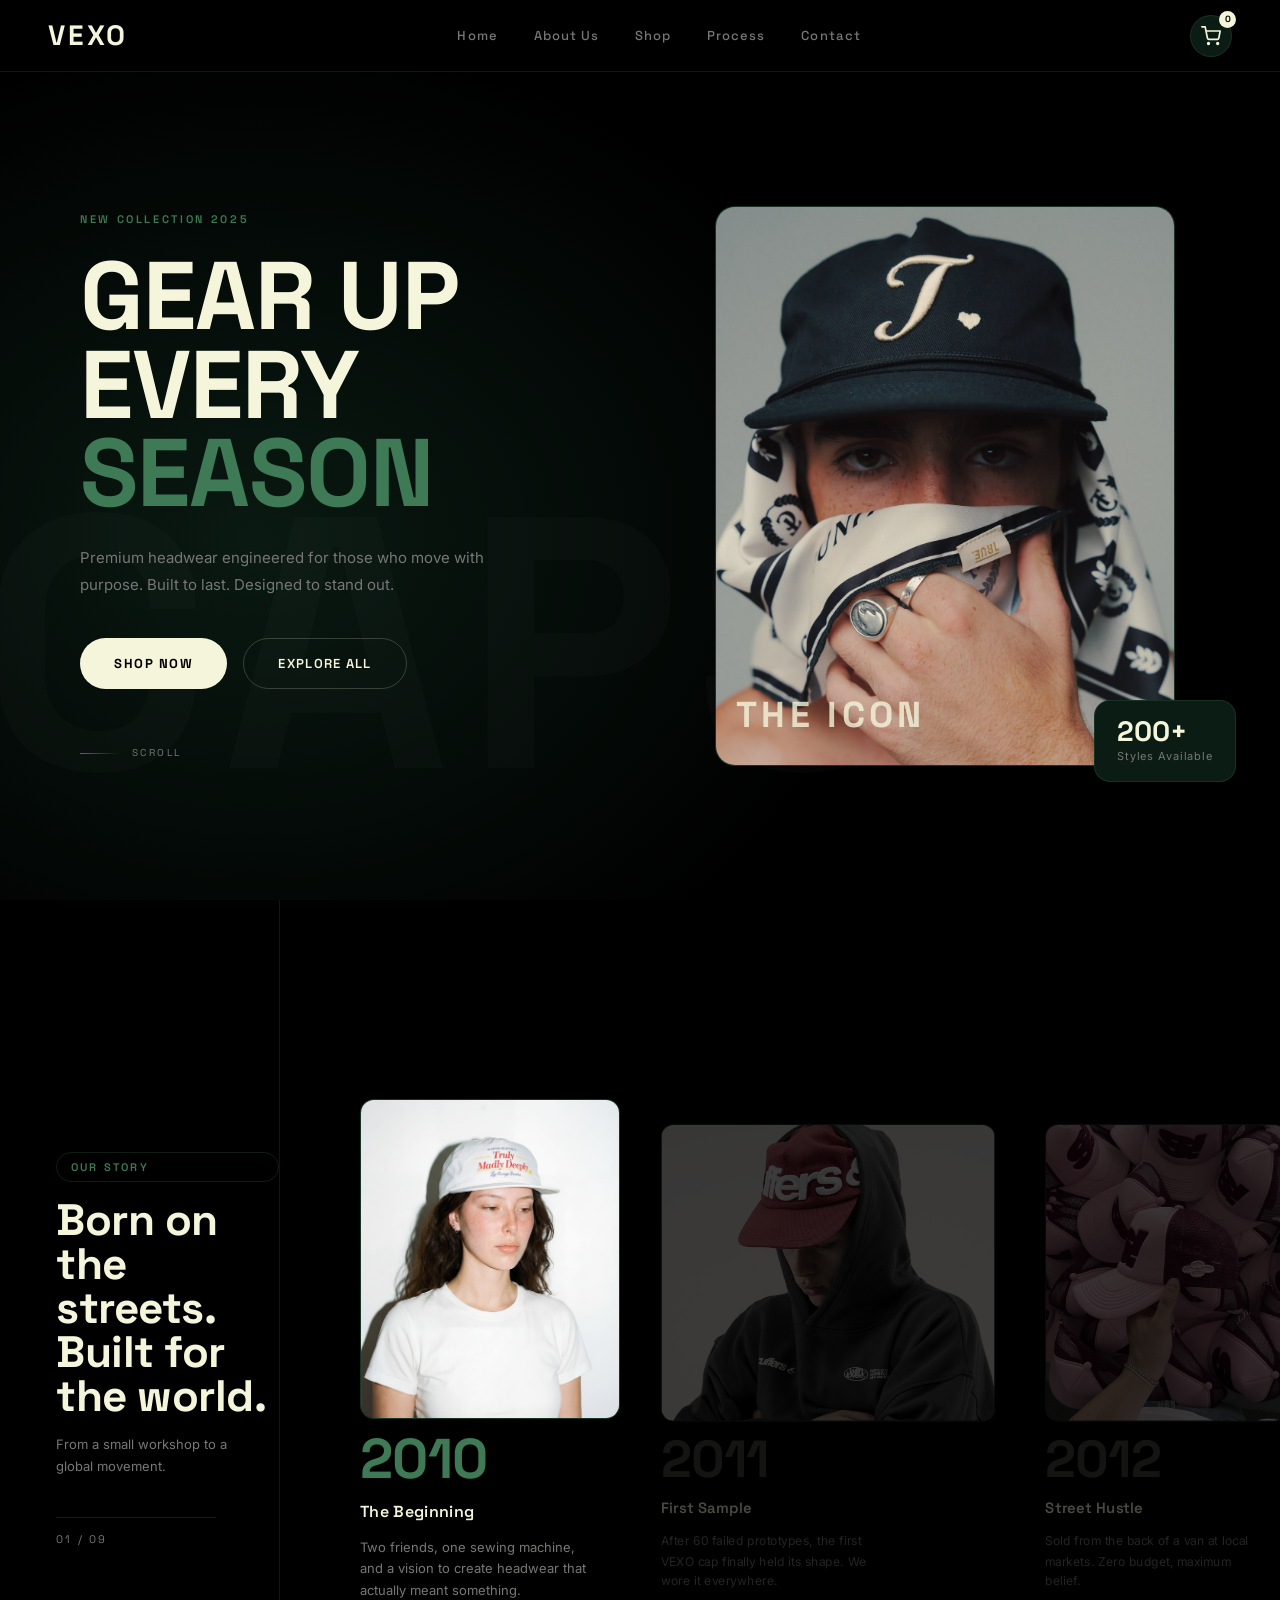
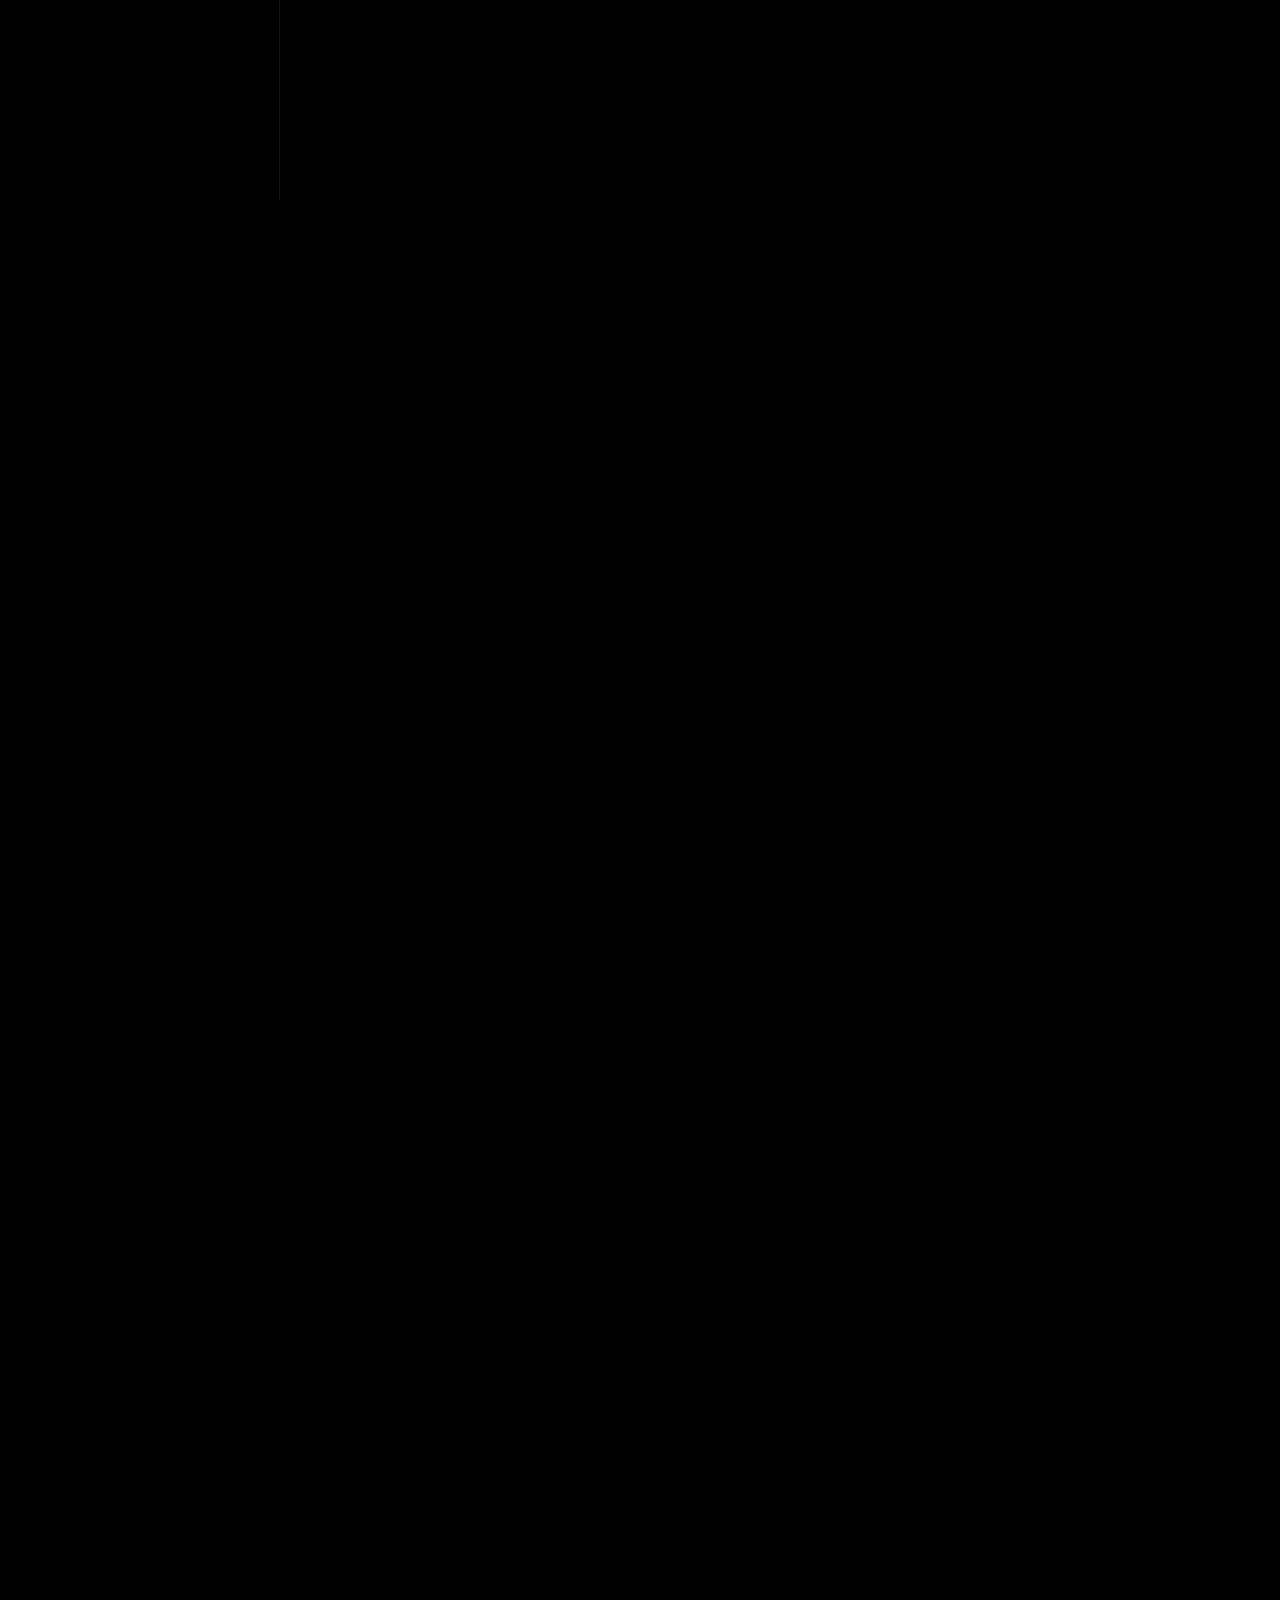
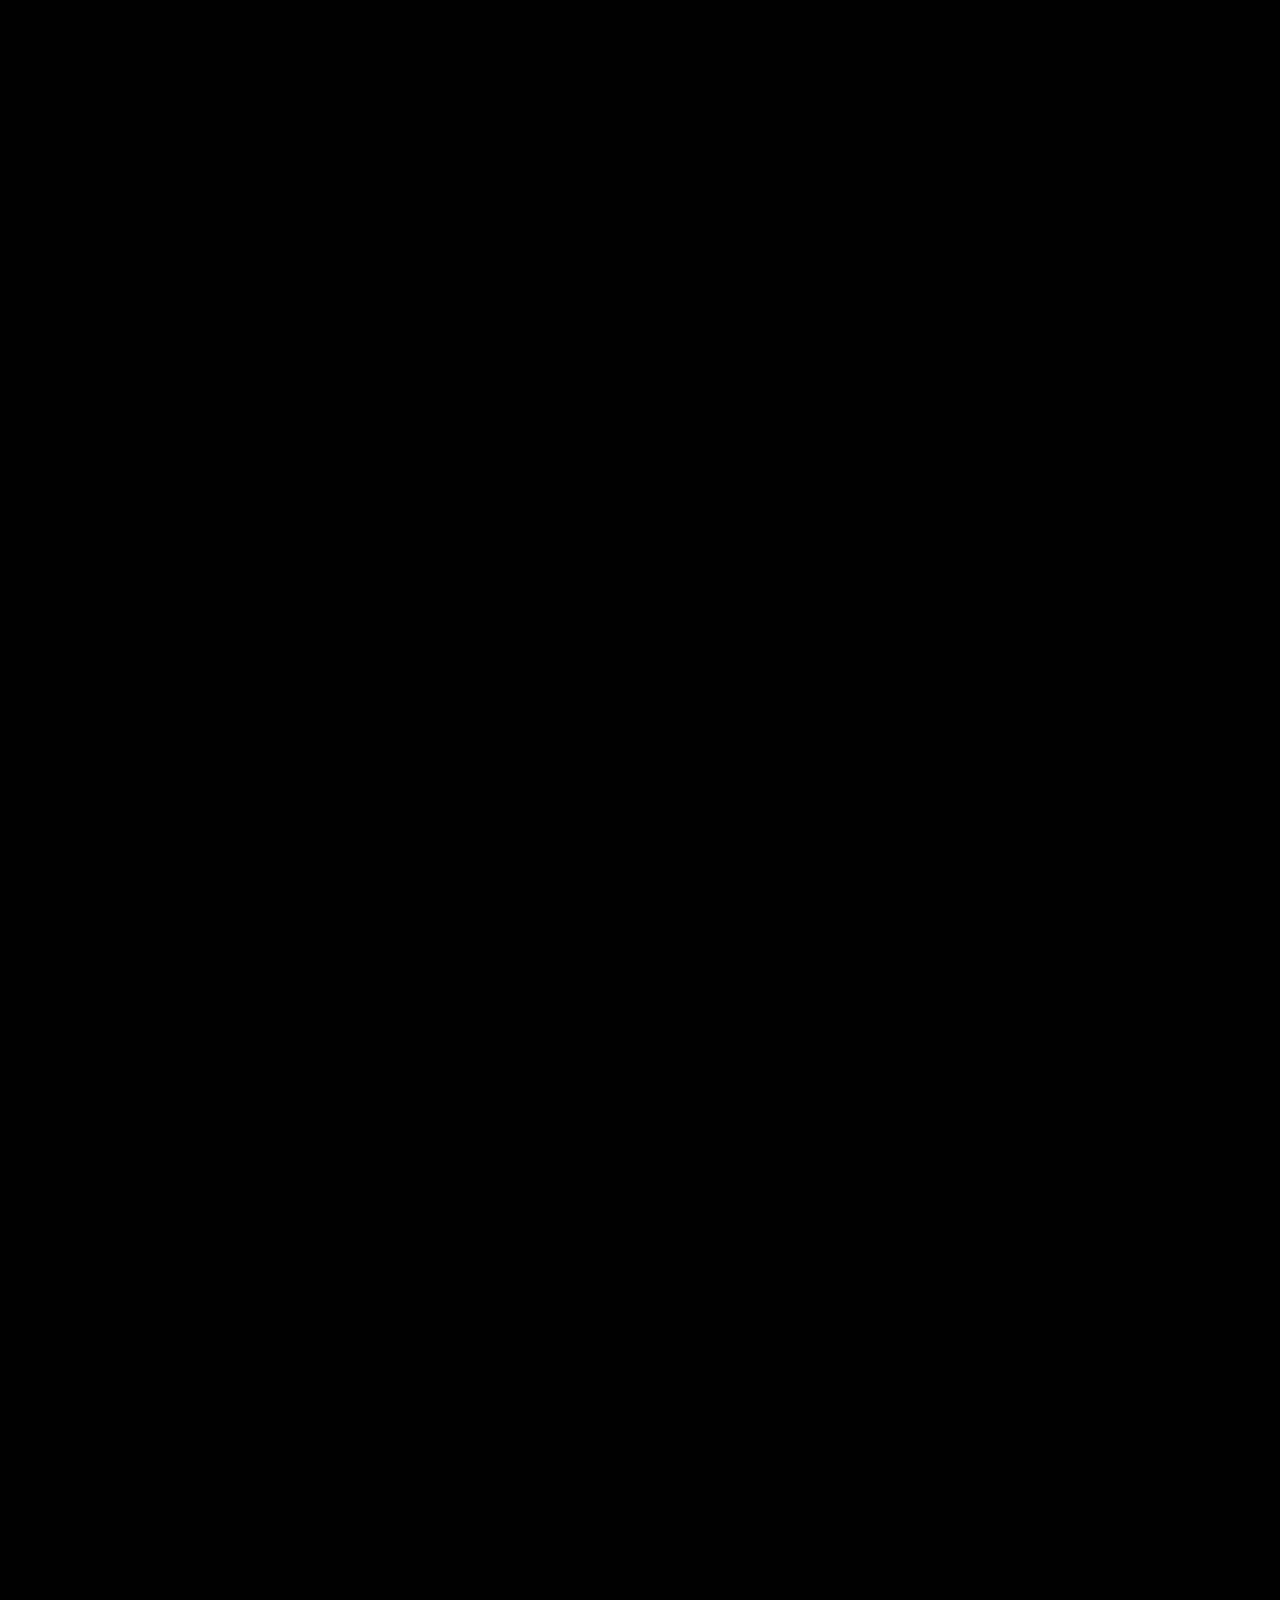
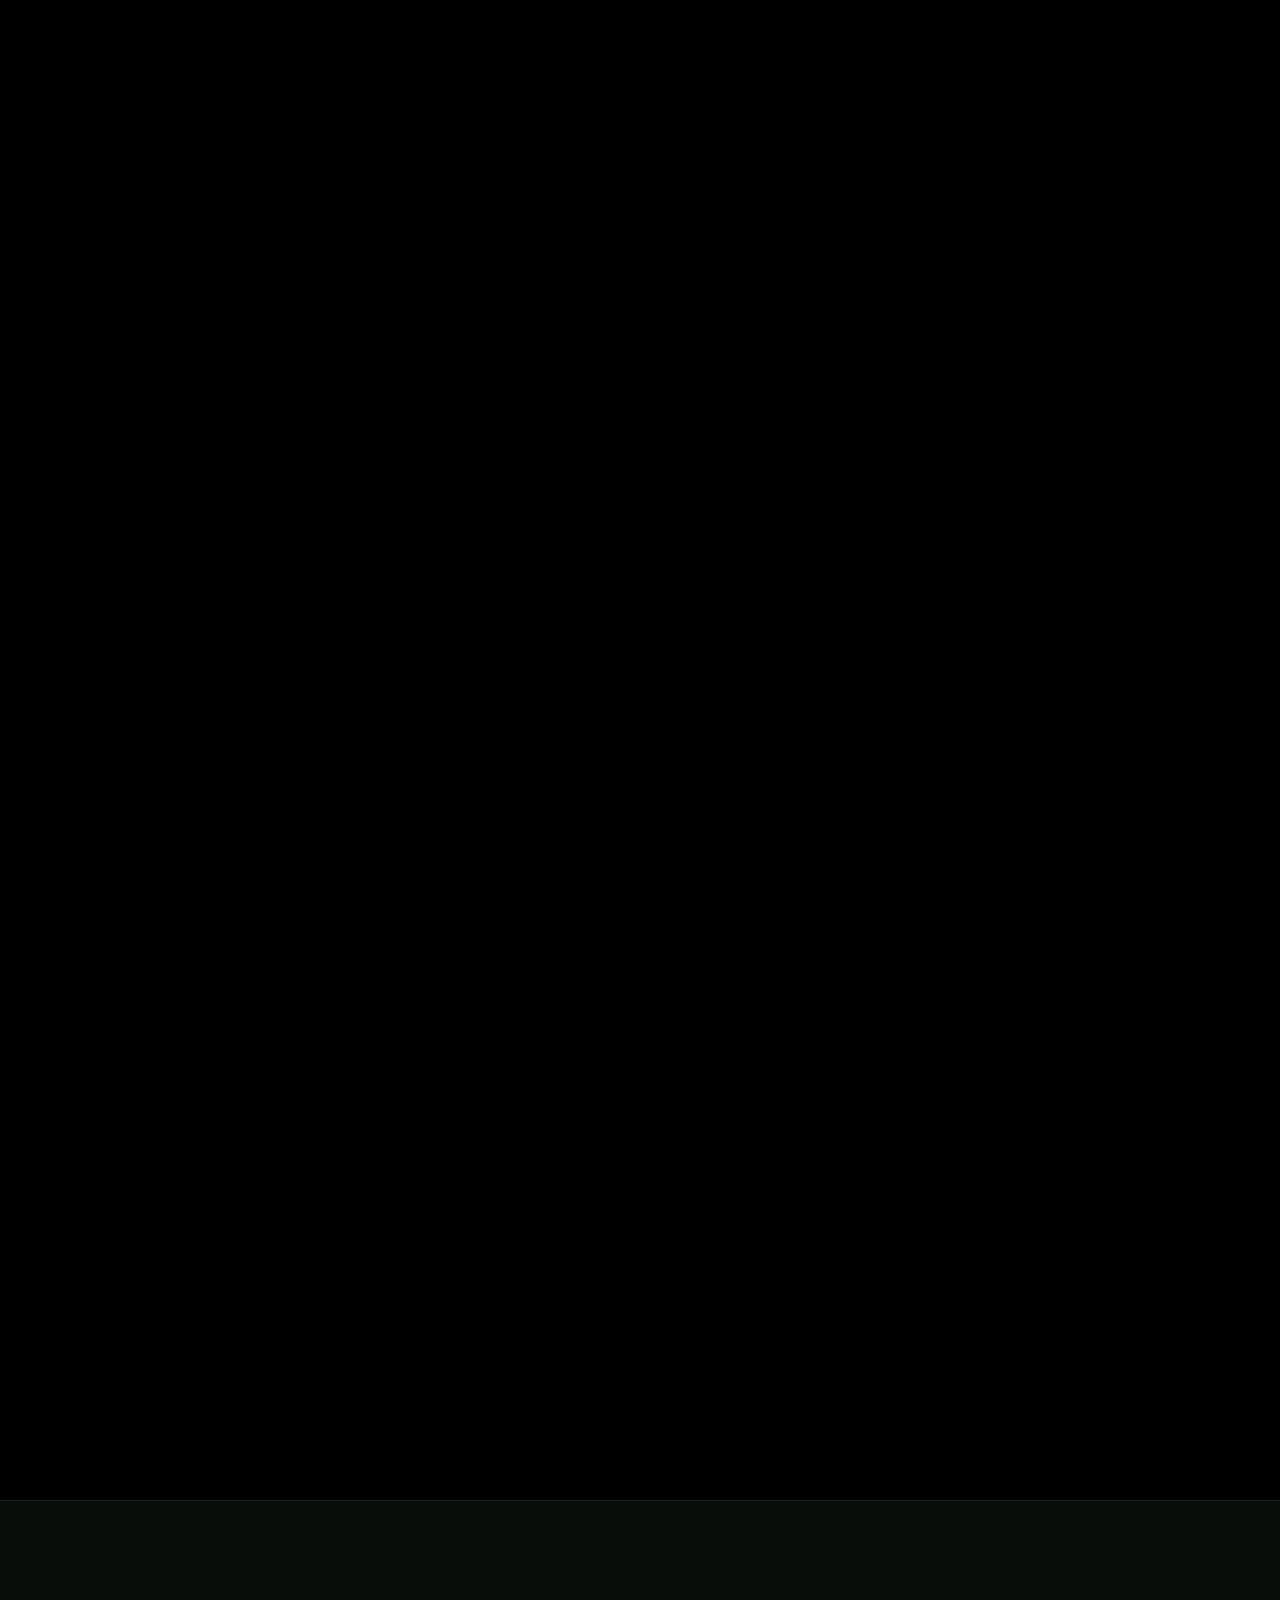
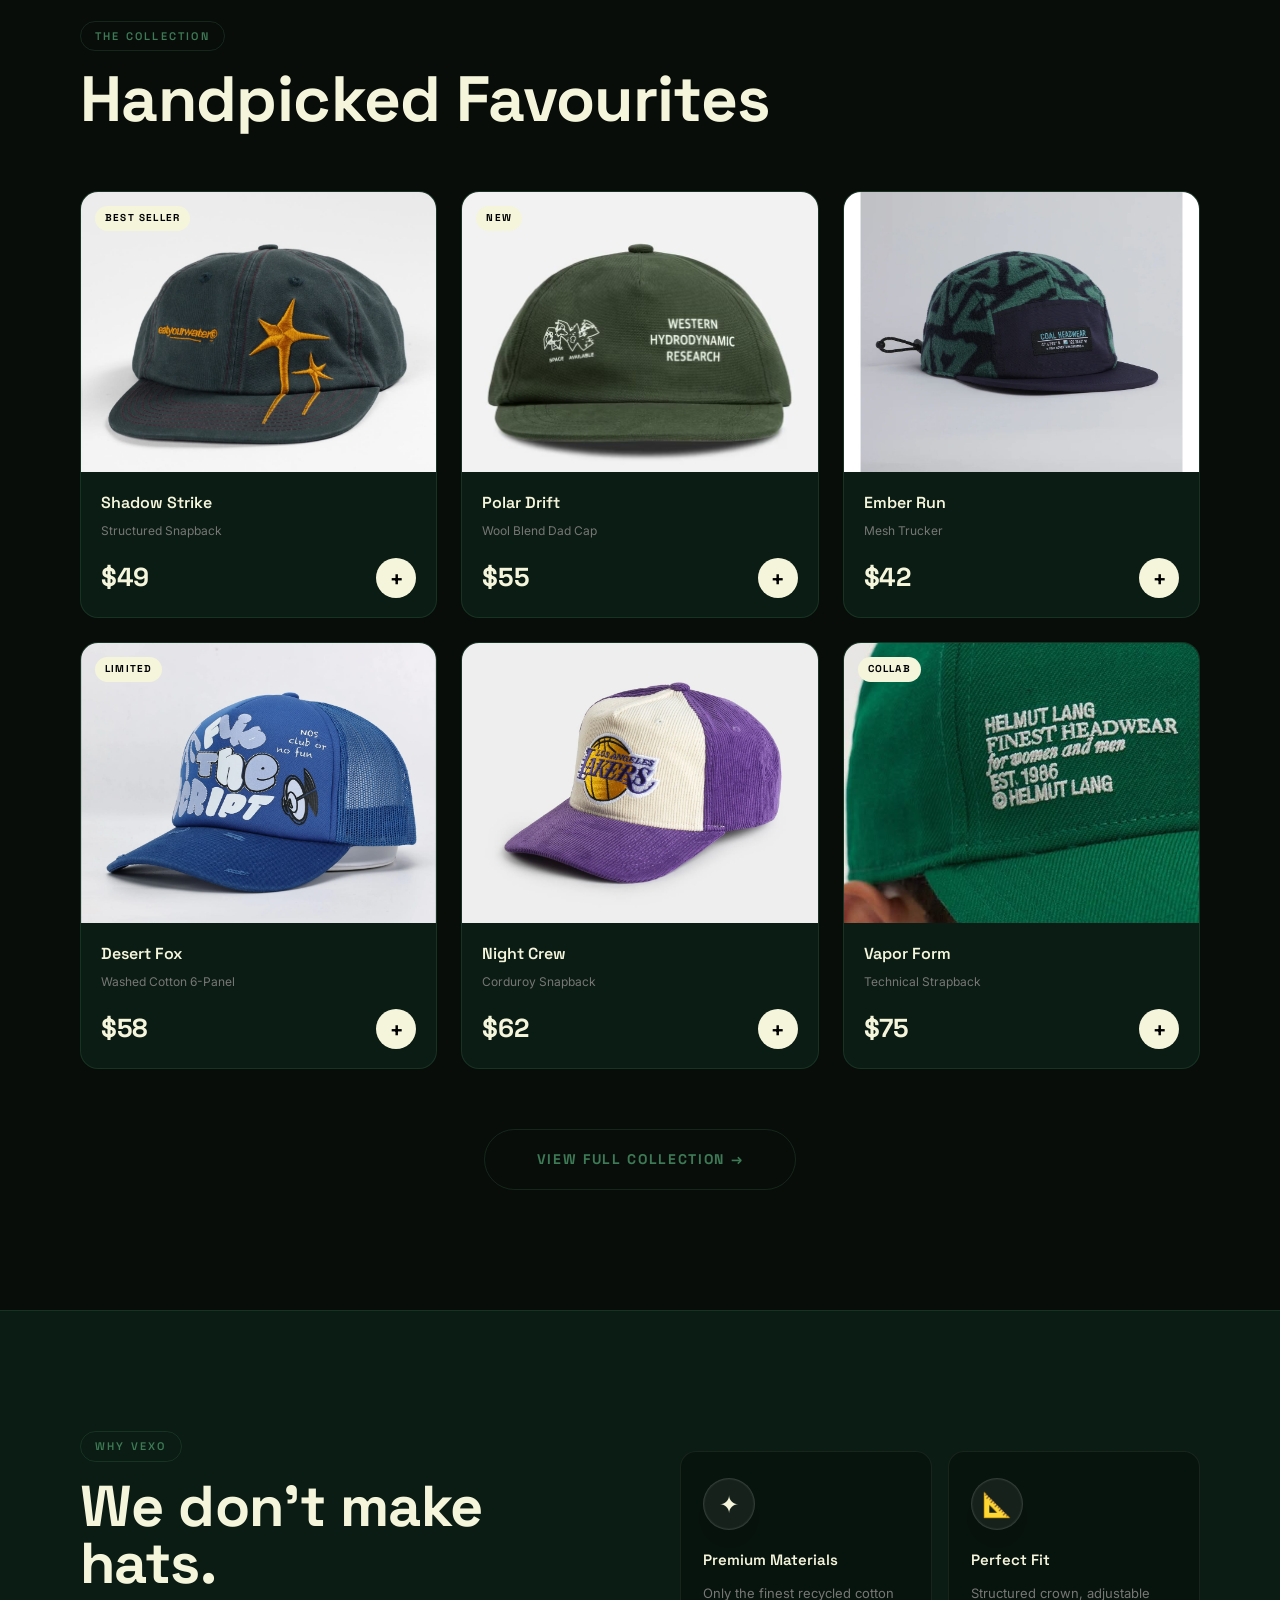
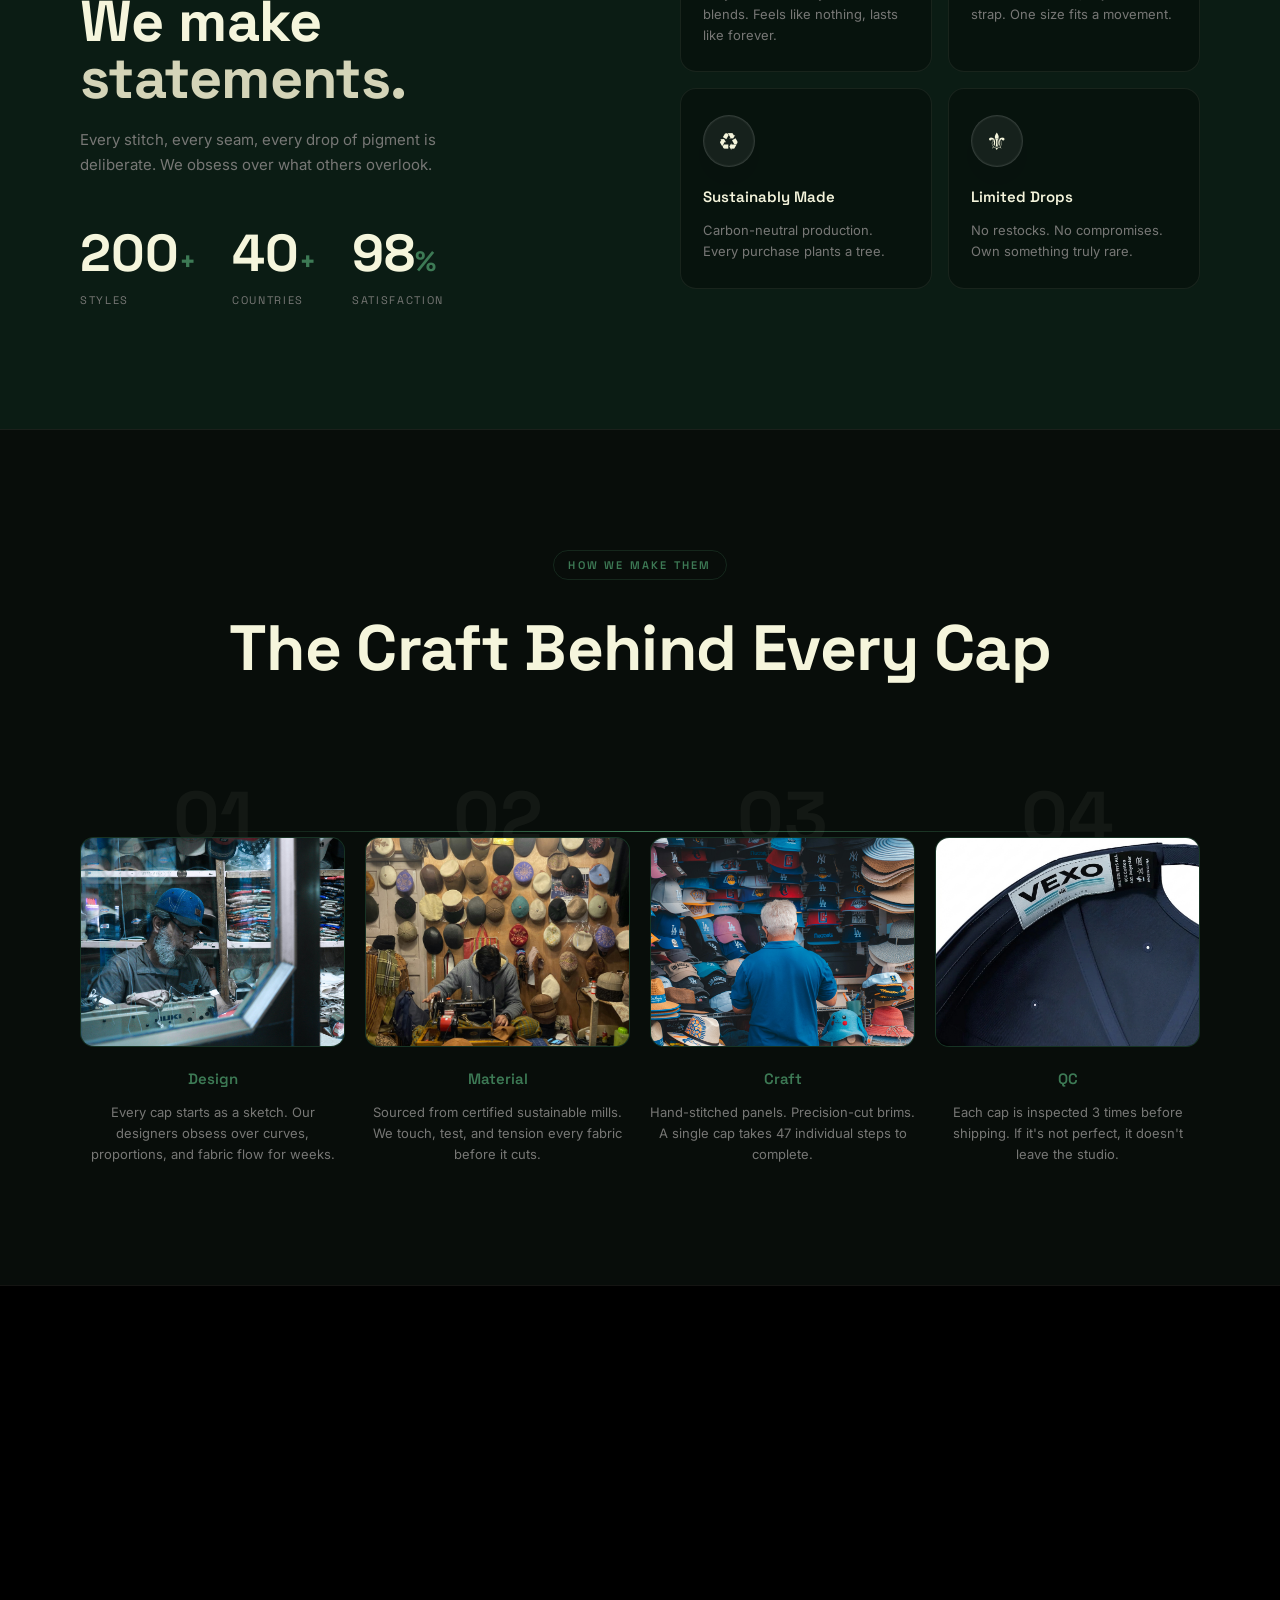
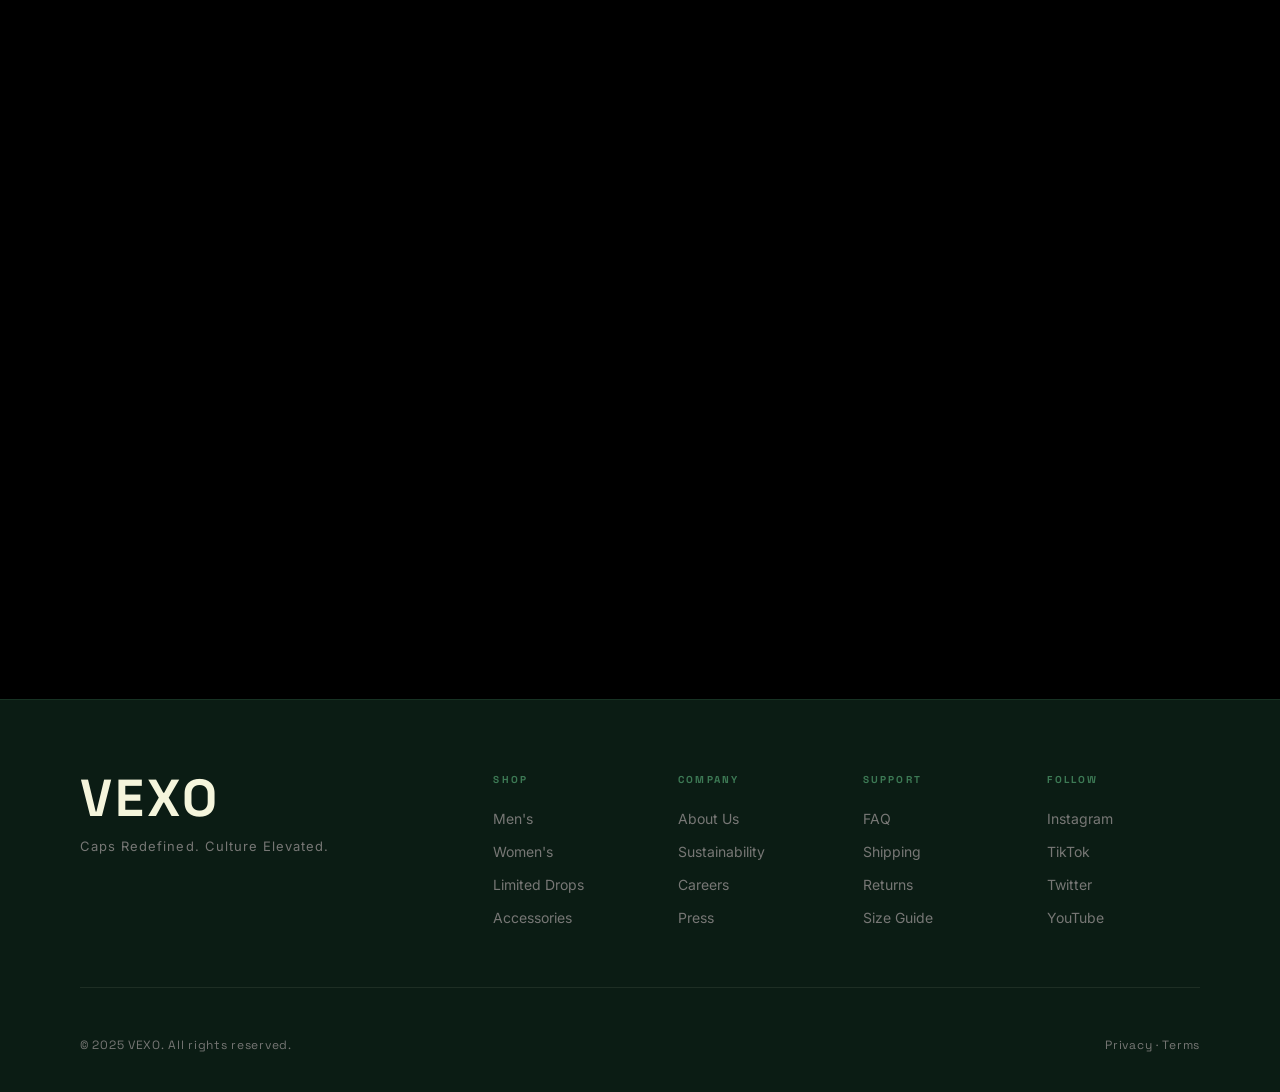
<file: index.html>
<!DOCTYPE html>
<html lang="en">
<head>
  <meta charset="UTF-8" />
  <meta name="viewport" content="width=device-width, initial-scale=1.0" />
  <title>VEXO — Caps Redefined</title>
  <link rel="stylesheet" href="index.css" />
  <link href="https://fonts.googleapis.com/css2?family=Bebas+Neue&family=Space+Grotesk:wght@300;400;500;600;700&family=Inter:wght@300;400;500&display=swap" rel="stylesheet" />
</head>
<body>

<!-- ========== NAV ========== -->
<nav id="navbar">
  <div class="nav-logo">VEXO</div>

  <div class="nav-links" id="navLinks">
    <a href="#hero"    class="nav-link">Home</a>
    <a href="#about"   class="nav-link">About Us</a>
    <a href="#store"   class="nav-link">Shop</a>
    <a href="#process" class="nav-link">Process</a>
    <a href="#contact" class="nav-link">Contact</a>
  </div>

  <div class="nav-right">
    <a href="cart.html" class="cart-link" aria-label="Cart">
      <svg width="20" height="20" viewBox="0 0 24 24" fill="none" stroke="currentColor" stroke-width="2" stroke-linecap="round" stroke-linejoin="round"><circle cx="9" cy="21" r="1"/><circle cx="20" cy="21" r="1"/><path d="M1 1h4l2.68 13.39a2 2 0 0 0 2 1.61h9.72a2 2 0 0 0 2-1.61L23 6H6"/></svg>
      <span class="cart-count" id="cartCount">0</span>
    </a>
    <button class="hamburger" id="hamburger" aria-label="Menu">
      <span></span><span></span><span></span>
    </button>
  </div>
</nav>

<!-- Mobile sidebar overlay -->
<div class="sidebar-overlay" id="sidebarOverlay"></div>
<div class="sidebar" id="sidebar">
  <button class="sidebar-close" id="sidebarClose" aria-label="Close menu">✕</button>
  <div class="sidebar-logo">VEXO</div>
  <nav class="sidebar-nav">
    <a href="#hero"    class="sidebar-link">Home</a>
    <a href="#about"   class="sidebar-link">About Us</a>
    <a href="#store"   class="sidebar-link">Shop</a>
    <a href="#process" class="sidebar-link">Process</a>
    <a href="#contact" class="sidebar-link">Contact</a>
  </nav>
  <div class="sidebar-footer">
    <p>© 2025 VEXO</p>
    <p>Caps Redefined. Culture Elevated.</p>
  </div>
</div>

<!-- ========== HERO ========== -->
<section class="hero" id="hero">
  <div class="hero-bg-text">CAPS</div>
  <div class="hero-content">
    <div class="hero-tag">NEW COLLECTION 2025</div>
    <h1 class="hero-title">
      <span class="line">GEAR UP</span>
      <span class="line">EVERY</span>
      <span class="line accent-text">SEASON</span>
    </h1>
    <p class="hero-sub">Premium headwear engineered for those who move with purpose. Built to last. Designed to stand out.</p>
    <div class="hero-btns">
      <a href="#store" class="btn-primary">SHOP NOW</a>
      <a href="full-collection.html" class="btn-ghost">EXPLORE ALL</a>
    </div>
    <div class="hero-scroll-hint">
      <div class="scroll-line"></div>
      <span>SCROLL</span>
    </div>
  </div>
  <div class="hero-visual">
    <div class="hero-img-box">
      <img src="images/c023352064c5ea85d8414d8fa04b2086.jpg" alt="Hero Cap" onerror="this.style.display='none'">
      <div class="hero-img-label">THE ICON</div>
    </div>
    <div class="hero-stat-pill">
      <span class="hsp-num">200+</span>
      <span class="hsp-label">Styles Available</span>
    </div>
  </div>
</section>

<!-- ========== ABOUT — HORIZONTAL SCROLL ========== -->
<section class="about" id="about">
  <div class="about-sticky">

    <div class="about-panel">
      <span class="section-tag">OUR STORY</span>
      <h2>Born on<br>the streets.<br>Built for<br>the world.</h2>
      <p>From a small workshop to a global movement.</p>
      <div class="progress-wrap">
        <div class="progress-bar" id="progressBar"></div>
      </div>
      <div class="progress-label" id="progressLabel">01 / 15</div>
    </div>

    <div class="h-track-wrap">
      <div class="h-track" id="hTrack">

        <div class="hs-item active">
          <div class="hs-img" style="background:#0b1c14"><img src="images/0bc36138494e8ff527b17449083ddd9f.jpg" alt="" onerror="this.style.display='none'"></div>
          <div class="hs-year">2010</div>
          <div class="hs-title">The Beginning</div>
          <p class="hs-text">Two friends, one sewing machine, and a vision to create headwear that actually meant something.</p>
        </div>

        <div class="hs-item hs-wide">
          <div class="hs-img" style="background:#0d1a10"><img src="images/f71930a82b70c085611fcae64e20b73b.jpg" alt="" onerror="this.style.display='none'"></div>
          <div class="hs-year">2011</div>
          <div class="hs-title">First Sample</div>
          <p class="hs-text">After 60 failed prototypes, the first VEXO cap finally held its shape. We wore it everywhere.</p>
        </div>

        <div class="hs-item">
          <div class="hs-img" style="background:#111"><img src="images/eb9456ebf44e38b2d3843bf513af2991.jpg" alt="" onerror="this.style.display='none'"></div>
          <div class="hs-year">2012</div>
          <div class="hs-title">Street Hustle</div>
          <p class="hs-text">Sold from the back of a van at local markets. Zero budget, maximum belief.</p>
        </div>

        <div class="hs-item hs-tall">
          <div class="hs-img" style="background:#0b1c14"><img src="images/298cb66950f35ca7e5a5f6d97a632b61.jpg" alt="" onerror="this.style.display='none'"></div>
          <div class="hs-year">2013</div>
          <div class="hs-title">First Store</div>
          <p class="hs-text">Opened our flagship in downtown LA. 200 caps sold on day one. We knew this was real.</p>
        </div>

        <div class="hs-item">
          <div class="hs-img" style="background:#0d1810"><img src="images/cd342232c3e622c0a72abf52780d07c3.jpg" alt="" onerror="this.style.display='none'"></div>
          <div class="hs-year">2014</div>
          <div class="hs-title">Online Launch</div>
          <p class="hs-text">Our website crashed on launch day. 4,000 orders in 2 hours. We called it a win.</p>
        </div>

        <div class="hs-item hs-wide">
          <div class="hs-img" style="background:#111"><img src="images/model.jpg" alt="" onerror="this.style.display='none'"></div>
          <div class="hs-year">2015</div>
          <div class="hs-title">Media Moment</div>
          <p class="hs-text">Featured in Highsnobiety. Our inbox exploded overnight. The culture noticed.</p>
        </div>

        <div class="hs-item">
          <div class="hs-img" style="background:#0b1c14"><img src="images/sss.jpg" alt="" onerror="this.style.display='none'"></div>
          <div class="hs-year">2016</div>
          <div class="hs-title">Global Drop</div>
          <p class="hs-text">Our limited collab with underground artists sold out in 4 minutes. 80,000 on the waitlist.</p>
        </div>

        <div class="hs-item hs-tall">
          <div class="hs-img" style="background:#0d1a10"><img src="images/jsut.jpg" alt="" onerror="this.style.display='none'"></div>
          <div class="hs-year">2017</div>
          <div class="hs-title">10 Countries</div>
          <p class="hs-text">Expanded to Europe and Asia. Our caps were spotted from Tokyo to Berlin in the same week.</p>
        </div>

        <div class="hs-item">
          <div class="hs-img" style="background:#111"><img src="images/d.jpg" alt="" onerror="this.style.display='none'"></div>
          <div class="hs-year">2018</div>
          <div class="hs-title">Studio Built</div>
          <p class="hs-text">Moved into our own 8,000 sq ft studio. Real machines. Real team. Real craft.</p>
        </div>

        <!-- <div class="hs-item hs-wide">
          <div class="hs-img" style="background:#0b1c14"><img src="images/cap6.jpg" alt="" onerror="this.style.display='none'"></div>
          <div class="hs-year">2019</div>
          <div class="hs-title">Sustainable Era</div>
          <p class="hs-text">Switched to 100% recycled materials. Style without compromise. Planet first, always.</p>
        </div> -->

        <!-- <div class="hs-item">
          <div class="hs-img" style="background:#111"><img src="images/cap7.jpg" alt="" onerror="this.style.display='none'"></div>
          <div class="hs-year">2020</div>
          <div class="hs-title">Pivot & Persist</div>
          <p class="hs-text">The world paused. We kept creating. Released 3 collections digitally and never missed a drop.</p>
        </div>

        <div class="hs-item hs-tall">
          <div class="hs-img" style="background:#0d1810"><img src="images/cap8.jpg" alt="" onerror="this.style.display='none'"></div>
          <div class="hs-year">2021</div>
          <div class="hs-title">1M Community</div>
          <p class="hs-text">Crossed 1 million followers. Not vanity — a real community of cap obsessives worldwide.</p>
        </div> -->

        <!-- <div class="hs-item">
          <div class="hs-img" style="background:#0b1c14"><img src="images/cap9.jpg" alt="" onerror="this.style.display='none'"></div>
          <div class="hs-year">2022</div>
          <div class="hs-title">Award Winner</div>
          <p class="hs-text">Best Sustainable Fashion Brand, Global Style Awards. We cried. Then went back to work.</p>
        </div>

        <div class="hs-item hs-wide">
          <div class="hs-img" style="background:#111"><img src="images/cap10.jpg" alt="" onerror="this.style.display='none'"></div>
          <div class="hs-year">2023</div>
          <div class="hs-title">40 Countries</div>
          <p class="hs-text">Now stocked in 200+ retailers across 40 countries. The vision finally matched the map.</p>
        </div>

        <div class="hs-item hs-tall">
          <div class="hs-img" style="background:#0d1a10"><img src="images/cap11.jpg" alt="" onerror="this.style.display='none'"></div>
          <div class="hs-year">2025</div>
          <div class="hs-title">The Future</div>
          <p class="hs-text">200+ styles. New materials lab. And a new chapter that's only just beginning. Welcome to VEXO.</p>
        </div> -->

      </div>
    </div>

  </div>
</section>

<!-- ========== STORE ========== -->
<section class="store" id="store">
  <div class="store-header reveal">
    <span class="section-tag">THE COLLECTION</span>
    <h2>Handpicked Favourites</h2>
  </div>
  <div class="products-grid" id="productsGrid"></div>
  <div class="store-cta">
    <a href="full-collection.html" class="btn-outline-big">VIEW FULL COLLECTION →</a>
  </div>
</section>

<!-- ========== WHY US ========== -->
<section class="why" id="why">
  <div class="why-left reveal">
    <span class="section-tag">WHY VEXO</span>
    <h2>We don't make hats.<br>We make <em>statements.</em></h2>
    <p>Every stitch, every seam, every drop of pigment is deliberate. We obsess over what others overlook.</p>
    <div class="why-stats">
      <div class="stat">
        <span class="stat-num" data-target="200">0</span><span class="stat-sym">+</span>
        <p>Styles</p>
      </div>
      <div class="stat">
        <span class="stat-num" data-target="40">0</span><span class="stat-sym">+</span>
        <p>Countries</p>
      </div>
      <div class="stat">
        <span class="stat-num" data-target="98">0</span><span class="stat-sym">%</span>
        <p>Satisfaction</p>
      </div>
    </div>
  </div>
  <div class="why-right reveal">
    <div class="why-card"><div class="wc-icon">✦</div><h4>Premium Materials</h4><p>Only the finest recycled cotton blends. Feels like nothing, lasts like forever.</p></div>
    <div class="why-card"><div class="wc-icon">📐</div><h4>Perfect Fit</h4><p>Structured crown, adjustable strap. One size fits a movement.</p></div>
    <div class="why-card"><div class="wc-icon">♻</div><h4>Sustainably Made</h4><p>Carbon-neutral production. Every purchase plants a tree.</p></div>
    <div class="why-card"><div class="wc-icon">⚜</div><h4>Limited Drops</h4><p>No restocks. No compromises. Own something truly rare.</p></div>
  </div>
</section>

<section class="process" id="process">
  <div class="process-header reveal">
    <span class="section-tag">HOW WE MAKE THEM</span>
    <h2>The Craft Behind Every Cap</h2>
  </div>
  <div class="process-steps">
    <div class="process-step ps-reveal">
      <div class="ps-num">01</div>
      <div class="ps-img"><img src="images/pexels-sryedeforoogh-30907980.jpg" alt="Design" onerror="this.parentElement.style.background='#0b1c14'"></div>
      <h4>Design</h4>
      <p>Every cap starts as a sketch. Our designers obsess over curves, proportions, and fabric flow for weeks.</p>
    </div>
    <div class="process-step ps-reveal">
      <div class="ps-num">02</div>
      <div class="ps-img"><img src="images/pexels-danish-bashir-1587810065-35909468.jpg" alt="Material" onerror="this.parentElement.style.background='#111'"></div>
      <h4>Material</h4>
      <p>Sourced from certified sustainable mills. We touch, test, and tension every fabric before it cuts.</p>
    </div>
    <div class="process-step ps-reveal">
      <div class="ps-num">03</div>
      <div class="ps-img"><img src="images/pexels-willianjusten-19314653.jpg" alt="Craft" onerror="this.parentElement.style.background='#0d1810'"></div>
      <h4>Craft</h4>
      <p>Hand-stitched panels. Precision-cut brims. A single cap takes 47 individual steps to complete.</p>
    </div>
    <div class="process-step ps-reveal">
      <div class="ps-num">04</div>
      <div class="ps-img"><img src="images/Gemini_Generated_Image_o0h240o0h240o0h2.png" alt="QC" onerror="this.parentElement.style.background='#0b1c14'"></div>
      <h4>QC</h4>
      <p>Each cap is inspected 3 times before shipping. If it's not perfect, it doesn't leave the studio.</p>
    </div>
  </div>
</section>

<!-- ========== CONTACT ========== -->
<section class="contact" id="contact">
  <div class="contact-left reveal">
    <span class="section-tag">GET IN TOUCH</span>
    <h2>Let's Talk<br>Headwear.</h2>
    <div class="contact-img-box">
      <img src="images/9b86ed63d3f18855525748f07d63103e.jpg" alt="" onerror="this.parentElement.style.background='#0b1c14'">
    </div>
    <div class="contact-info">
      <div class="ci"><div class="ci-label">EMAIL</div><div class="ci-val">hello@vexocaps.com</div></div>
      <div class="ci"><div class="ci-label">PHONE</div><div class="ci-val">+1 (310) 555-0198</div></div>
      <div class="ci"><div class="ci-label">INSTAGRAM</div><div class="ci-val">@vexo.caps</div></div>
    </div>
  </div>
  <div class="contact-right reveal">
    <h3>Send a Message</h3>
    <form class="contact-form" id="contactForm">
      <div class="form-row">
        <div class="form-group">
          <label>Name</label>
          <input type="text" placeholder="Your name" required />
        </div>
        <div class="form-group">
          <label>Email</label>
          <input type="email" placeholder="your@email.com" required />
        </div>
      </div>
      <div class="form-group">
        <label>Message</label>
        <textarea placeholder="Tell us anything..." rows="5" required></textarea>
      </div>
      <button type="submit" class="btn-primary">SEND MESSAGE</button>
    </form>
  </div>
</section>

<!-- ========== FOOTER ========== -->
<footer class="footer">
  <div class="footer-top">
    <div class="footer-brand">
      <div class="footer-logo">VEXO</div>
      <p>Caps Redefined. Culture Elevated.</p>
    </div>
    <div class="footer-grid">
      <div class="footer-col">
        <h5>SHOP</h5>
        <a href="#store">Men's</a>
        <a href="#store">Women's</a>
        <a href="full-collection.html">Limited Drops</a>
        <a href="full-collection.html">Accessories</a>
      </div>
      <div class="footer-col">
        <h5>COMPANY</h5>
        <a href="#about">About Us</a>
        <a href="#why">Sustainability</a>
        <a href="#">Careers</a>
        <a href="#">Press</a>
      </div>
      <div class="footer-col">
        <h5>SUPPORT</h5>
        <a href="#">FAQ</a>
        <a href="#">Shipping</a>
        <a href="#">Returns</a>
        <a href="#">Size Guide</a>
      </div>
      <div class="footer-col">
        <h5>FOLLOW</h5>
        <a href="#">Instagram</a>
        <a href="#">TikTok</a>
        <a href="#">Twitter</a>
        <a href="#">YouTube</a>
      </div>
    </div>
  </div>
  <div class="footer-bottom">
    <span>© 2025 VEXO. All rights reserved.</span>
    <span>Privacy · Terms</span>
  </div>
</footer>

<!-- Toast -->
<div class="toast" id="toast">
  <span>✓</span>
  <span id="toastMsg">Added to cart!</span>
</div>

<script src="script.js"></script>
</body>
</html>
</file>
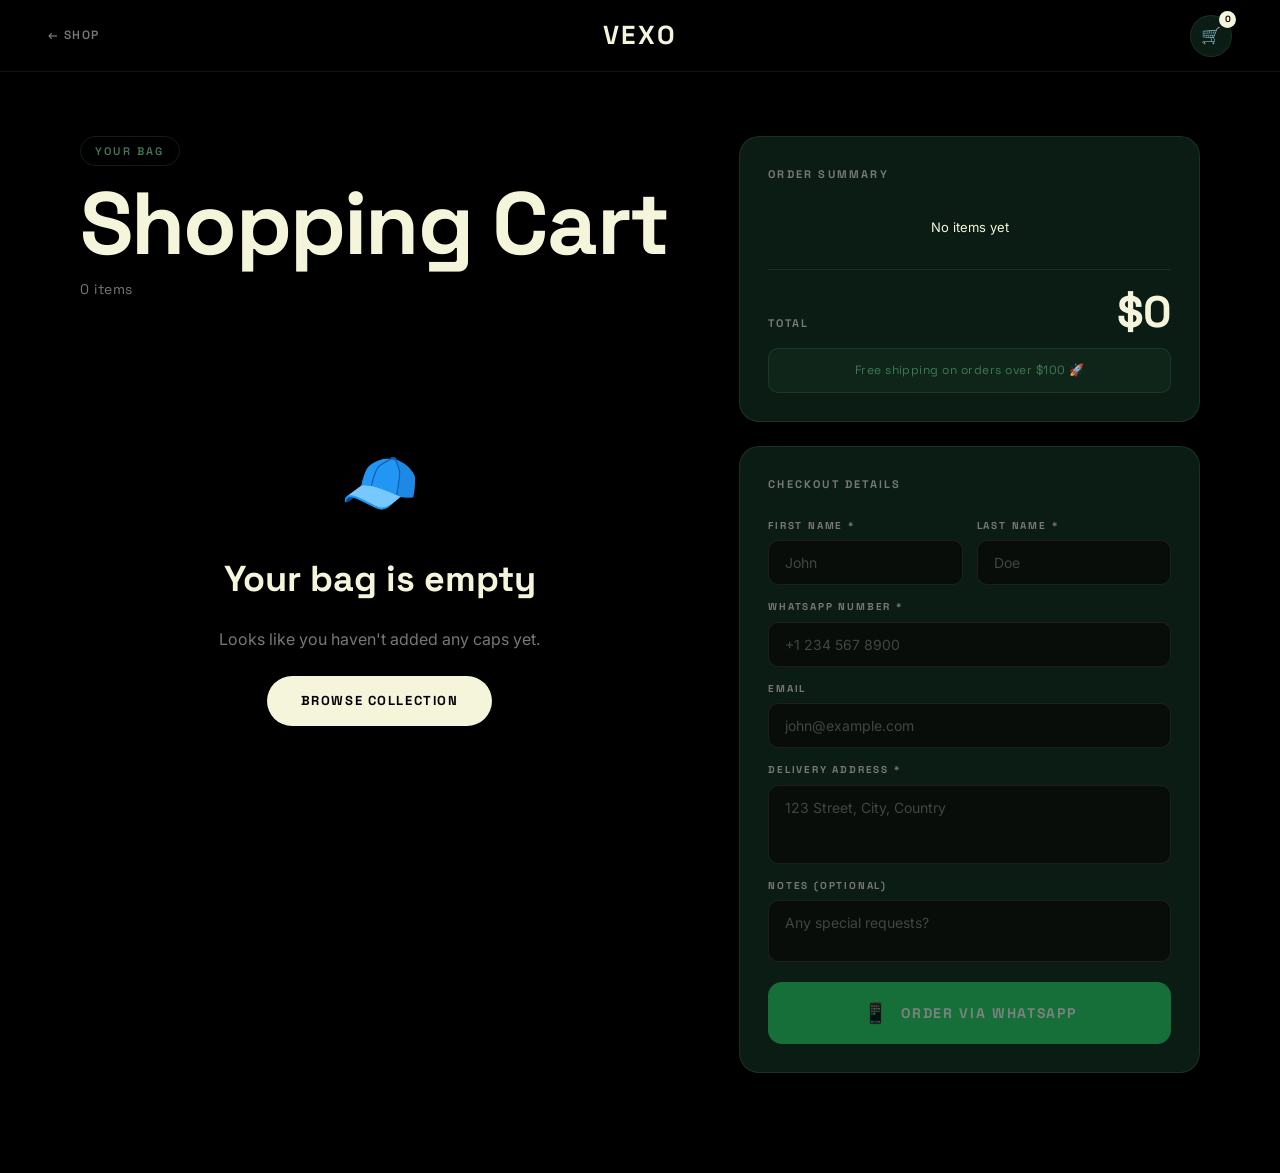
<file: cart.html>
<!DOCTYPE html>
<html lang="en">
<head>
  <meta charset="UTF-8" />
  <meta name="viewport" content="width=device-width, initial-scale=1.0" />
  <title>VEXO — Your Cart</title>
  <link rel="stylesheet" href="index.css" />
  <link rel="stylesheet" href="cart.css" />
  <link href="https://fonts.googleapis.com/css2?family=Bebas+Neue&family=Syne:wght@400;600;700;800&family=DM+Sans:ital,wght@0,300;0,400;1,300&display=swap" rel="stylesheet" />
</head>
<body>

<!-- NAV -->
<nav id="navbar">
  <div class="nav-left">
    <a href="index.html" class="back-btn">← SHOP</a>
  </div>
  <div class="nav-logo">VEXO</div>
  <div class="nav-right">
    <a href="cart.html" class="cart-link">
      <span class="cart-icon">🛒</span>
      <span class="cart-count" id="cartCount">0</span>
    </a>
  </div>
</nav>

<div class="cart-page">

  <!-- LEFT: CART ITEMS -->
  <div class="cart-left">
    <div class="cart-page-header">
      <span class="section-tag">YOUR BAG</span>
      <h1>Shopping Cart</h1>
      <p id="itemCountLabel">0 items</p>
    </div>

    <div id="cartItems" class="cart-items-list">
      <!-- Injected by JS -->
    </div>

    <div class="cart-empty" id="cartEmpty">
      <div class="empty-icon">🧢</div>
      <h3>Your bag is empty</h3>
      <p>Looks like you haven't added any caps yet.</p>
      <a href="full-collection.html" class="btn-primary">BROWSE COLLECTION</a>
    </div>
  </div>

  <!-- RIGHT: ORDER SUMMARY + CHECKOUT FORM -->
  <div class="cart-right">
    <div class="order-summary">
      <h3>Order Summary</h3>
      <div class="summary-lines" id="summaryLines"></div>
      <div class="summary-divider"></div>
      <div class="summary-total">
        <span>TOTAL</span>
        <span id="totalPrice">$0</span>
      </div>
      <div class="summary-note">Free shipping on orders over $100 🚀</div>
    </div>

    <!-- Checkout form -->
    <div class="checkout-form-wrap">
      <h3>Checkout Details</h3>
      <form id="checkoutForm" class="checkout-form">
        <div class="form-row">
          <div class="form-group">
            <label>First Name *</label>
            <input type="text" id="firstName" placeholder="John" required />
          </div>
          <div class="form-group">
            <label>Last Name *</label>
            <input type="text" id="lastName" placeholder="Doe" required />
          </div>
        </div>
        <div class="form-group">
          <label>WhatsApp Number *</label>
          <input type="tel" id="whatsappNumber" placeholder="+1 234 567 8900" required />
        </div>
        <div class="form-group">
          <label>Email</label>
          <input type="email" id="email" placeholder="john@example.com" />
        </div>
        <div class="form-group">
          <label>Delivery Address *</label>
          <textarea id="address" placeholder="123 Street, City, Country" rows="3" required></textarea>
        </div>
        <div class="form-group">
          <label>Notes (optional)</label>
          <textarea id="notes" placeholder="Any special requests?" rows="2"></textarea>
        </div>
        <button type="submit" class="checkout-btn" id="checkoutBtn">
          <span class="whatsapp-icon">📱</span>
          ORDER VIA WHATSAPP
        </button>
      </form>
    </div>
  </div>
</div>

<!-- Toast -->
<div class="toast" id="toast">
  <span class="toast-icon">✓</span>
  <span id="toastMsg">Done!</span>
</div>

<script src="cart.js"></script>
</body>
</html>
</file>
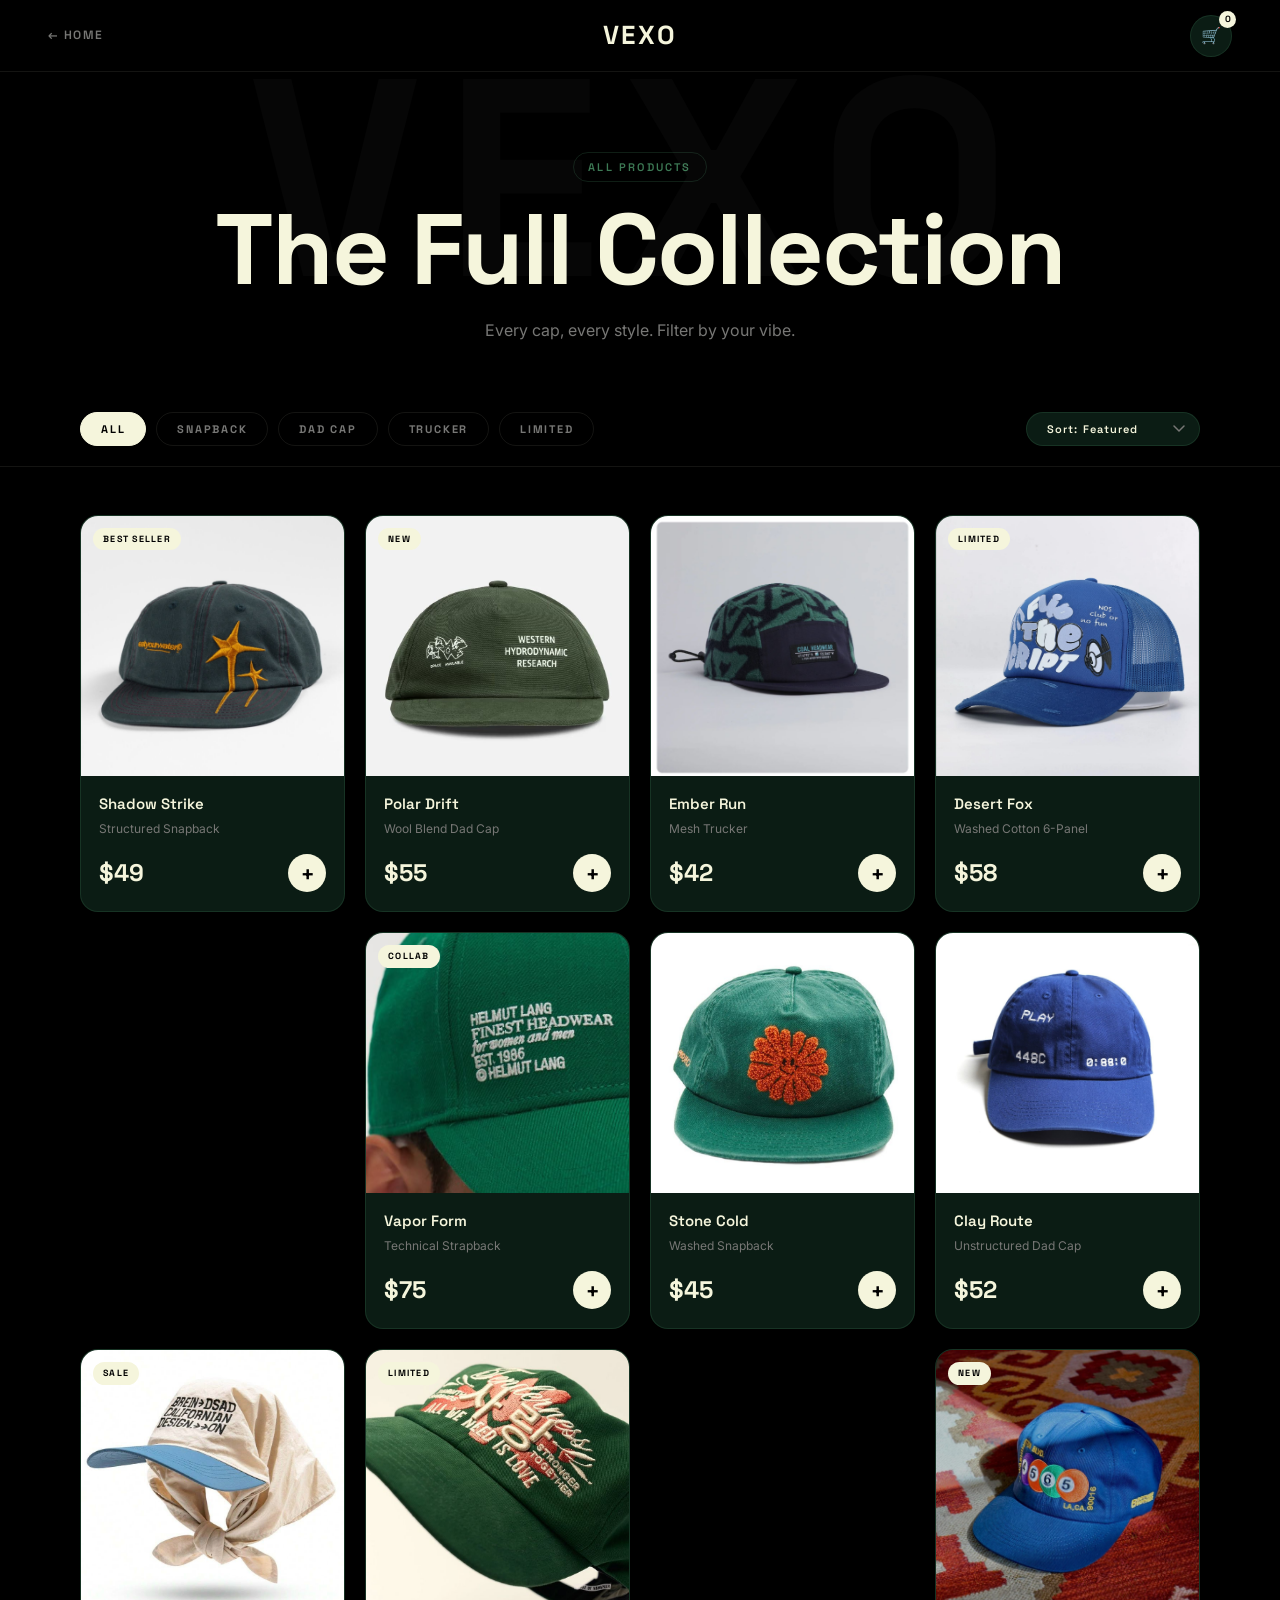
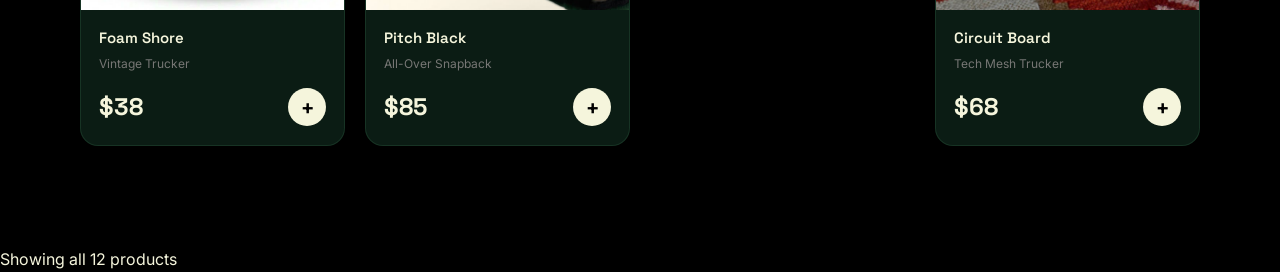
<file: full-collection.html>
<!DOCTYPE html>
<html lang="en">
<head>
  <meta charset="UTF-8" />
  <meta name="viewport" content="width=device-width, initial-scale=1.0" />
  <title>VEXO — Full Collection</title>
  <link rel="stylesheet" href="index.css" />
  <link rel="stylesheet" href="collection.css" />
  <link href="https://fonts.googleapis.com/css2?family=Bebas+Neue&family=Syne:wght@400;600;700;800&family=DM+Sans:ital,wght@0,300;0,400;1,300&display=swap" rel="stylesheet" />
</head>
<body>

<!-- NAV -->
<nav id="navbar">
  <div class="nav-left">
    <a href="index.html" class="back-btn">← HOME</a>
  </div>
  <div class="nav-logo">VEXO</div>
  <div class="nav-right">
    <a href="cart.html" class="cart-link">
      <span class="cart-icon">🛒</span>
      <span class="cart-count" id="cartCount">0</span>
    </a>
  </div>
</nav>

<!-- COLLECTION HEADER -->
<div class="collection-header">
  <span class="section-tag">ALL PRODUCTS</span>
  <h1>The Full Collection</h1>
  <p>Every cap, every style. Filter by your vibe.</p>
</div>

<!-- FILTERS -->
<div class="filters-bar">
  <button class="filter-btn active" data-filter="all">ALL</button>
  <button class="filter-btn" data-filter="snapback">SNAPBACK</button>
  <button class="filter-btn" data-filter="dad">DAD CAP</button>
  <button class="filter-btn" data-filter="trucker">TRUCKER</button>
  <button class="filter-btn" data-filter="limited">LIMITED</button>
  <div class="filter-sort">
    <select id="sortSelect">
      <option value="default">Sort: Featured</option>
      <option value="price-asc">Price: Low to High</option>
      <option value="price-desc">Price: High to Low</option>
      <option value="name">Name A–Z</option>
    </select>
  </div>
</div>

<!-- PRODUCTS -->
<div class="collection-grid" id="collectionGrid"></div>

<!-- FOOTER NOTE -->
<div class="collection-footer-note">
  Showing all <span id="countLabel">12</span> products
</div>

<!-- Toast -->
<div class="toast" id="toast">
  <span class="toast-icon">✓</span>
  <span id="toastMsg">Added to cart!</span>
</div>

<script src="collection.js"></script>
</body>
</html>
</file>
<file: index.css>
/* ============================================================
   VEXO — index.css
   Color palette inspired by: Primary #0B1C14 (deep forest green)
   Secondary #000000  Tertiary #F5F5DC (cream/off-white)
   Neutral #777775
   ============================================================ */

/* ---- RESET ---- */
*, *::before, *::after { box-sizing: border-box; margin: 0; padding: 0; }

/* ---- VARIABLES ---- */
:root {
  --green:        #0B1C14;
  --green-mid:    #1a3325;
  --green-light:  #2a4d38;
  --green-glow:   #3d7a55;
  --cream:        #F5F5DC;
  --cream-dim:    #d4d4b8;
  --black:        #000000;
  --black2:       #080d0a;
  --neutral:      #777775;
  --neutral-dim:  #444441;
  --white:        #ffffff;
  --border:       rgba(245,245,220,0.08);
  --border-green: rgba(61,122,85,0.25);

  --font-head:  'Space Grotesk', sans-serif;
  --font-body:  'Inter', sans-serif;
  --nav-h:      72px;
  --ease:       cubic-bezier(0.25, 0.46, 0.45, 0.94);
}

html { scroll-behavior: smooth; }

body {
  background: var(--black);
  color: var(--cream);
  font-family: var(--font-body);
  font-size: 16px;
  line-height: 1.65;
  overflow-x: hidden;
}

a { text-decoration: none; color: inherit; }
img { display: block; width: 100%; height: 100%; object-fit: cover; }
button { cursor: pointer; border: none; background: none; font-family: inherit; }

::-webkit-scrollbar { width: 3px; }
::-webkit-scrollbar-track { background: var(--black); }
::-webkit-scrollbar-thumb { background: var(--green-glow); border-radius: 2px; }

/* ============================================================ NAV */
#navbar {
  position: fixed;
  top: 0; left: 0; right: 0;
  z-index: 900;
  height: var(--nav-h);
  display: flex;
  align-items: center;
  justify-content: space-between;
  padding: 0 48px;
  background: rgba(0,0,0,0.7);
  backdrop-filter: blur(24px);
  border-bottom: 1px solid var(--border);
  transition: background 0.4s;
}
#navbar.scrolled { background: rgba(0,0,0,0.96); }

.nav-logo {
  font-family: var(--font-head);
  font-size: 28px;
  font-weight: 700;
  letter-spacing: 0.1em;
  color: var(--cream);
}

.nav-links {
  display: flex;
  gap: 36px;
  align-items: center;
}
.nav-link {
  font-family: var(--font-head);
  font-size: 13px;
  font-weight: 500;
  letter-spacing: 0.08em;
  color: var(--neutral);
  position: relative;
  transition: color 0.3s;
}
.nav-link::after {
  content: '';
  position: absolute;
  bottom: -4px; left: 0;
  width: 0; height: 1px;
  background: var(--cream);
  transition: width 0.3s var(--ease);
}
.nav-link:hover { color: var(--cream); }
.nav-link:hover::after { width: 100%; }

.nav-right {
  display: flex;
  align-items: center;
  gap: 20px;
}

.cart-link {
  position: relative;
  display: flex;
  align-items: center;
  justify-content: center;
  width: 42px; height: 42px;
  background: var(--green);
  border: 1px solid var(--border-green);
  border-radius: 50%;
  color: var(--cream);
  transition: transform 0.3s var(--ease), box-shadow 0.3s;
}
.cart-link:hover {
  transform: scale(1.1);
  box-shadow: 0 0 20px rgba(61,122,85,0.5);
}
.cart-count {
  position: absolute;
  top: -5px; right: -5px;
  background: var(--cream);
  color: var(--black);
  font-family: var(--font-head);
  font-size: 9px;
  font-weight: 700;
  width: 17px; height: 17px;
  border-radius: 50%;
  display: flex;
  align-items: center;
  justify-content: center;
}
.cart-count.bump { animation: bump 0.4s var(--ease); }
@keyframes bump { 0%,100% { transform: scale(1); } 50% { transform: scale(1.6); } }

/* ---- Hamburger ---- */
.hamburger {
  display: none;
  flex-direction: column;
  justify-content: center;
  align-items: center;
  gap: 5px;
  width: 40px; height: 40px;
  border-radius: 8px;
  border: 1px solid var(--border);
  transition: border-color 0.3s;
}
.hamburger:hover { border-color: var(--border-green); }
.hamburger span {
  display: block;
  width: 20px; height: 1.5px;
  background: var(--cream);
  border-radius: 2px;
  transition: transform 0.3s var(--ease), opacity 0.3s;
}
.hamburger.open span:nth-child(1) { transform: translateY(6.5px) rotate(45deg); }
.hamburger.open span:nth-child(2) { opacity: 0; }
.hamburger.open span:nth-child(3) { transform: translateY(-6.5px) rotate(-45deg); }

/* ---- Sidebar ---- */
.sidebar-overlay {
  position: fixed;
  inset: 0;
  background: rgba(0,0,0,0.7);
  z-index: 950;
  opacity: 0;
  pointer-events: none;
  transition: opacity 0.4s;
}
.sidebar-overlay.show { opacity: 1; pointer-events: all; }

.sidebar {
  position: fixed;
  top: 0; right: 0;
  width: 300px; height: 100%;
  background: var(--green);
  z-index: 960;
  display: flex;
  flex-direction: column;
  padding: 40px 32px;
  transform: translateX(100%);
  transition: transform 0.45s var(--ease);
  border-left: 1px solid var(--border-green);
}
.sidebar.open { transform: translateX(0); }

.sidebar-close {
  position: absolute;
  top: 24px; right: 24px;
  color: var(--neutral);
  font-size: 20px;
  transition: color 0.3s;
}
.sidebar-close:hover { color: var(--cream); }

.sidebar-logo {
  font-family: var(--font-head);
  font-size: 32px;
  font-weight: 700;
  letter-spacing: 0.1em;
  color: var(--cream);
  margin-bottom: 48px;
}

.sidebar-nav {
  display: flex;
  flex-direction: column;
  gap: 8px;
  flex: 1;
}
.sidebar-link {
  font-family: var(--font-head);
  font-size: 22px;
  font-weight: 600;
  color: rgba(245,245,220,0.5);
  padding: 10px 0;
  border-bottom: 1px solid rgba(245,245,220,0.06);
  transition: color 0.3s, padding-left 0.3s;
  letter-spacing: 0.04em;
}
.sidebar-link:hover { color: var(--cream); padding-left: 10px; }

.sidebar-footer {
  font-size: 12px;
  color: var(--neutral);
  line-height: 1.8;
  letter-spacing: 0.06em;
}

/* ============================================================ SECTION-TAG & BUTTONS */
.section-tag {
  display: inline-block;
  font-family: var(--font-head);
  font-size: 11px;
  font-weight: 600;
  letter-spacing: 0.2em;
  color: var(--green-glow);
  text-transform: uppercase;
  margin-bottom: 16px;
  padding: 5px 14px;
  border: 1px solid var(--border-green);
  border-radius: 100px;
}

.btn-primary {
  display: inline-flex;
  align-items: center;
  padding: 14px 34px;
  background: var(--cream);
  color: var(--black);
  font-family: var(--font-head);
  font-size: 13px;
  font-weight: 700;
  letter-spacing: 0.12em;
  border-radius: 100px;
  transition: transform 0.3s var(--ease), box-shadow 0.3s, background 0.3s;
  position: relative;
  overflow: hidden;
}
.btn-primary:hover {
  transform: translateY(-2px);
  box-shadow: 0 10px 36px rgba(245,245,220,0.2);
  background: var(--white);
}

.btn-ghost {
  display: inline-flex;
  align-items: center;
  padding: 14px 34px;
  background: transparent;
  color: var(--cream);
  font-family: var(--font-head);
  font-size: 13px;
  font-weight: 600;
  letter-spacing: 0.1em;
  border: 1px solid rgba(245,245,220,0.2);
  border-radius: 100px;
  transition: all 0.3s var(--ease);
}
.btn-ghost:hover {
  border-color: var(--cream);
  background: rgba(245,245,220,0.06);
  transform: translateY(-2px);
}

.btn-outline-big {
  display: inline-flex;
  align-items: center;
  padding: 18px 52px;
  font-family: var(--font-head);
  font-size: 14px;
  font-weight: 700;
  letter-spacing: 0.12em;
  border: 1px solid var(--border-green);
  color: var(--green-glow);
  border-radius: 100px;
  transition: all 0.4s var(--ease);
  position: relative;
  overflow: hidden;
  z-index: 0;
}
.btn-outline-big::before {
  content: '';
  position: absolute;
  inset: 0;
  background: var(--green);
  transform: scaleX(0);
  transform-origin: left;
  transition: transform 0.4s var(--ease);
  z-index: -1;
}
.btn-outline-big:hover { color: var(--cream); }
.btn-outline-big:hover::before { transform: scaleX(1); }

/* ============================================================ ANIMATIONS */
@keyframes fadeUp   { from { opacity:0; transform:translateY(32px); } to { opacity:1; transform:translateY(0); } }
@keyframes slideUp  { from { opacity:0; transform:translateY(64px); } to { opacity:1; transform:translateY(0); } }
@keyframes fadeIn   { from { opacity:0; } to { opacity:1; } }

.reveal {
  opacity: 0;
  transform: translateY(40px);
  transition: opacity 0.7s var(--ease), transform 0.7s var(--ease);
}
.reveal.visible { opacity: 1; transform: translateY(0); }

/* ============================================================ HERO */
.hero {
  min-height: 100vh;
  padding-top: var(--nav-h);
  display: grid;
  grid-template-columns: 1fr 1fr;
  align-items: center;
  gap: 40px;
  padding-left: 80px;
  padding-right: 60px;
  position: relative;
  overflow: hidden;
  background: radial-gradient(ellipse 70% 80% at 20% 60%, rgba(11,28,20,0.9) 0%, transparent 70%);
}

.hero-bg-text {
  position: absolute;
  font-family: var(--font-head);
  font-size: clamp(200px, 28vw, 420px);
  font-weight: 700;
  color: rgba(245,245,220,0.015);
  letter-spacing: 0.04em;
  bottom: -40px; left: -20px;
  pointer-events: none;
  user-select: none;
  white-space: nowrap;
}

.hero-content { position: relative; z-index: 2; }

.hero-tag {
  font-family: var(--font-head);
  font-size: 11px;
  font-weight: 600;
  letter-spacing: 0.24em;
  color: var(--green-glow);
  margin-bottom: 24px;
  opacity: 0;
  animation: fadeUp 0.8s var(--ease) 0.3s forwards;
}

.hero-title {
  font-family: var(--font-head);
  font-size: clamp(56px, 7.5vw, 112px);
  font-weight: 700;
  line-height: 0.92;
  letter-spacing: -0.01em;
  margin-bottom: 28px;
  overflow: hidden;
}
.hero-title .line {
  display: block;
  opacity: 0;
  transform: translateY(64px);
  animation: slideUp 0.85s var(--ease) forwards;
}
.hero-title .line:nth-child(1) { animation-delay: 0.45s; }
.hero-title .line:nth-child(2) { animation-delay: 0.6s; }
.hero-title .line:nth-child(3) { animation-delay: 0.75s; }
.accent-text { color: var(--green-glow); }

.hero-sub {
  font-size: 15px;
  color: var(--neutral);
  line-height: 1.75;
  max-width: 420px;
  margin-bottom: 40px;
  opacity: 0;
  animation: fadeUp 0.8s var(--ease) 0.95s forwards;
}

.hero-btns {
  display: flex;
  gap: 16px;
  flex-wrap: wrap;
  opacity: 0;
  animation: fadeUp 0.8s var(--ease) 1.1s forwards;
}

.hero-scroll-hint {
  display: flex;
  align-items: center;
  gap: 12px;
  margin-top: 56px;
  opacity: 0;
  animation: fadeIn 1s var(--ease) 1.4s forwards;
}
.scroll-line {
  width: 40px; height: 1px;
  background: linear-gradient(to right, var(--green-glow), transparent);
  animation: scrollPulse 2s ease-in-out infinite;
}
@keyframes scrollPulse { 0%,100% { opacity:1; } 50% { opacity:0.3; } }
.hero-scroll-hint span {
  font-family: var(--font-head);
  font-size: 10px;
  letter-spacing: 0.24em;
  color: var(--neutral);
}

.hero-visual {
  position: relative;
  z-index: 2;
  display: flex;
  justify-content: center;
  align-items: center;
  opacity: 0;
  animation: fadeIn 1.1s var(--ease) 0.5s forwards;
}

.hero-img-box {
  position: relative;
  width: 100%;
  max-width: 460px;
  height: 560px;
  border-radius: 20px;
  overflow: hidden;
  border: 1px solid var(--border-green);
  background: var(--green);
}
.hero-img-box img { width:100%; height:100%; object-fit:cover; }

.hero-img-label {
  position: absolute;
  bottom: 20px; left: 20px;
  font-family: var(--font-head);
  font-size: 36px;
  font-weight: 700;
  color: var(--cream);
  letter-spacing: 0.12em;
  opacity: 0.8;
}

.hero-stat-pill {
  position: absolute;
  bottom: -16px; right: -16px;
  background: var(--green);
  border: 1px solid var(--border-green);
  border-radius: 16px;
  padding: 16px 22px;
  display: flex;
  flex-direction: column;
  gap: 2px;
}
.hsp-num {
  font-family: var(--font-head);
  font-size: 28px;
  font-weight: 700;
  color: var(--cream);
  line-height: 1;
}
.hsp-label {
  font-size: 11px;
  color: var(--neutral);
  letter-spacing: 0.08em;
}

/* ============================================================ ABOUT (HORIZONTAL SCROLL) */
.about {
  position: relative;
  height: 600vh;
  background: #000;
}

.about-sticky {
  position: sticky;
  top: 0;
  height: 100vh;
  width: 100%;
  display: flex;
  overflow: hidden;
  background: #000;
}

.about-panel {
  flex-shrink: 0;
  width: 280px;
  height: 100%;
  display: flex;
  flex-direction: column;
  justify-content: center;
  padding: 0 0 0 56px;
  border-right: 1px solid var(--border);
  background: #000;
  z-index: 2;
}
.about-panel h2 {
  font-family: var(--font-head);
  font-size: 44px;
  font-weight: 700;
  line-height: 1;
  letter-spacing: -0.01em;
  margin-bottom: 16px;
  color: var(--cream);
}
.about-panel > p {
  font-size: 13px;
  color: var(--neutral);
  line-height: 1.65;
  margin-bottom: 40px;
  max-width: 180px;
}

.progress-wrap {
  width: 160px;
  height: 1px;
  background: rgba(245,245,220,0.1);
  margin-bottom: 12px;
  overflow: hidden;
}
.progress-bar {
  height: 100%;
  width: 0%;
  background: var(--green-glow);
  transition: width 0.15s linear;
}
.progress-label {
  font-family: var(--font-head);
  font-size: 11px;
  letter-spacing: 0.2em;
  color: var(--neutral);
}

.h-track-wrap {
  flex: 1;
  height: 100%;
  overflow: hidden;
  position: relative;
}

.h-track {
  display: flex;
  align-items: center;
  gap: 28px;
  height: 100%;
  padding: 0 80px;
  will-change: transform;
  transition: transform 0.05s linear;
}

/* Timeline items */
.hs-item {
  flex-shrink: 0;
  width: 260px;
  display: flex;
  flex-direction: column;
  gap: 12px;
  opacity: 0.3;
  transform: scale(0.93) translateY(8px);
  transition: opacity 0.5s ease, transform 0.5s ease;
}
.hs-item.hs-wide { width: 360px; }
.hs-item.hs-tall .hs-img { height: 400px; }

.hs-item.active {
  opacity: 1;
  transform: scale(1) translateY(0);
}

.hs-img {
  width: 100%;
  height: 320px;
  border-radius: 14px;
  overflow: hidden;
  background: var(--green);
  border: 1px solid var(--border-green);
}
.hs-img img {
  width:100%; height:100%;
  object-fit: cover;
  filter: grayscale(50%) brightness(0.8);
  transition: filter 0.5s ease;
}
.hs-item.active .hs-img img {
  filter: grayscale(0%) brightness(1);
}

.hs-year {
  font-family: var(--font-head);
  font-size: 56px;
  font-weight: 700;
  color: var(--green-glow);
  line-height: 1;
  letter-spacing: -0.01em;
}
.hs-item:not(.active) .hs-year { color: var(--neutral-dim); }

.hs-title {
  font-family: var(--font-head);
  font-size: 16px;
  font-weight: 600;
  color: var(--cream);
  letter-spacing: 0.02em;
}
.hs-text {
  font-size: 13px;
  color: var(--neutral);
  line-height: 1.65;
  max-width: 240px;
}

/* ============================================================ STORE */
.store {
  padding: 120px 80px;
  background: var(--black2);
  border-top: 1px solid var(--border);
}
.store-header { margin-bottom: 60px; }
.store-header h2 {
  font-family: var(--font-head);
  font-size: clamp(38px, 5vw, 68px);
  font-weight: 700;
  letter-spacing: -0.01em;
  line-height: 1;
  color: var(--cream);
}

.products-grid {
  display: grid;
  grid-template-columns: repeat(3, 1fr);
  gap: 24px;
  margin-bottom: 60px;
}

.product-card {
  background: var(--green);
  border: 1px solid var(--border-green);
  border-radius: 18px;
  overflow: hidden;
  transition: transform 0.4s var(--ease), box-shadow 0.4s;
}
.product-card:hover {
  transform: translateY(-10px);
  box-shadow: 0 32px 80px rgba(0,0,0,0.5), 0 0 0 1px rgba(61,122,85,0.3);
}

.pc-img-wrap {
  height: 280px;
  position: relative;
  overflow: hidden;
}
.pc-img-wrap img {
  width:100%; height:100%;
  object-fit: cover;
  transition: transform 0.6s var(--ease);
}
.product-card:hover .pc-img-wrap img { transform: scale(1.08); }

.pc-badge {
  position: absolute;
  top: 14px; left: 14px;
  background: var(--cream);
  color: var(--black);
  font-family: var(--font-head);
  font-size: 10px;
  font-weight: 700;
  letter-spacing: 0.12em;
  padding: 4px 10px;
  border-radius: 100px;
}

.pc-overlay {
  position: absolute;
  inset: 0;
  background: rgba(0,0,0,0.55);
  display: flex;
  align-items: center;
  justify-content: center;
  opacity: 0;
  transition: opacity 0.4s;
}
.product-card:hover .pc-overlay { opacity: 1; }

.pc-quick-btn {
  background: var(--cream);
  color: var(--black);
  font-family: var(--font-head);
  font-size: 12px;
  font-weight: 700;
  letter-spacing: 0.1em;
  padding: 10px 24px;
  border-radius: 100px;
  cursor: pointer;
  transform: translateY(14px);
  transition: transform 0.4s var(--ease);
}
.product-card:hover .pc-quick-btn { transform: translateY(0); }

.pc-info { padding: 18px 20px; }
.pc-name {
  font-family: var(--font-head);
  font-size: 16px;
  font-weight: 600;
  color: var(--cream);
  margin-bottom: 4px;
}
.pc-style { font-size: 12px; color: var(--neutral); margin-bottom: 16px; }
.pc-bottom { display: flex; align-items: center; justify-content: space-between; }
.pc-price {
  font-family: var(--font-head);
  font-size: 26px;
  font-weight: 700;
  color: var(--cream);
  letter-spacing: -0.01em;
}

.add-to-cart-btn {
  width: 40px; height: 40px;
  border-radius: 50%;
  background: var(--cream);
  color: var(--black);
  font-size: 20px;
  font-weight: 700;
  display: flex;
  align-items: center;
  justify-content: center;
  border: none;
  transition: all 0.3s var(--ease);
}
.add-to-cart-btn:hover {
  transform: scale(1.18) rotate(8deg);
  box-shadow: 0 0 18px rgba(245,245,220,0.25);
}
.add-to-cart-btn.adding { animation: addPop 0.5s var(--ease); }
@keyframes addPop {
  0%   { transform: scale(1); }
  30%  { transform: scale(0.8) rotate(-10deg); }
  60%  { transform: scale(1.4) rotate(10deg); }
  100% { transform: scale(1); }
}

.store-cta { display: flex; justify-content: center; }

/* ============================================================ WHY US */
.why {
  padding: 120px 80px;
  background: var(--green);
  display: grid;
  grid-template-columns: 1fr 1fr;
  gap: 80px;
  align-items: center;
  border-top: 1px solid var(--border-green);
}

.why-left h2 {
  font-family: var(--font-head);
  font-size: clamp(36px, 4.5vw, 64px);
  font-weight: 700;
  line-height: 1;
  letter-spacing: -0.01em;
  margin-bottom: 20px;
  color: var(--cream);
}
.why-left h2 em { color: var(--cream-dim); font-style: normal; }
.why-left > p { color: var(--neutral); font-size: 15px; margin-bottom: 50px; max-width: 380px; }

.why-stats { display: flex; gap: 36px; }
.stat-num {
  font-family: var(--font-head);
  font-size: 52px;
  font-weight: 700;
  color: var(--cream);
  display: inline;
  line-height: 1;
}
.stat-sym {
  font-family: var(--font-head);
  font-size: 28px;
  font-weight: 700;
  color: var(--green-glow);
}
.stat p {
  font-family: var(--font-head);
  font-size: 11px;
  letter-spacing: 0.15em;
  color: var(--neutral);
  text-transform: uppercase;
  margin-top: 6px;
}

.why-right {
  display: grid;
  grid-template-columns: 1fr 1fr;
  gap: 16px;
}
.why-card {
  background: rgba(0,0,0,0.3);
  border: 1px solid rgba(245,245,220,0.07);
  border-radius: 16px;
  padding: 26px 22px;
  transition: all 0.4s var(--ease);
  position: relative;
  overflow: hidden;
}
.why-card::after {
  content: '';
  position: absolute;
  bottom: 0; left: 0; right: 0;
  height: 1px;
  background: var(--green-glow);
  transform: scaleX(0);
  transition: transform 0.4s var(--ease);
}
.why-card:hover { transform: translateY(-6px); border-color: var(--border-green); }
.why-card:hover::after { transform: scaleX(1); }
.wc-icon {
  display: inline-flex;
  align-items: center;
  justify-content: center;
  width: 52px;
  height: 52px;
  margin-bottom: 18px;
  font-size: 24px;
  color: var(--cream);
  background: rgba(255, 255, 255, 0.06);
  border: 1px solid rgba(255, 255, 255, 0.12);
  border-radius: 50%;
  box-shadow: inset 0 0 0 1px rgba(255,255,255,0.04), 0 14px 35px rgba(0,0,0,0.12);
}
.why-card h4 {
  font-family: var(--font-head);
  font-size: 15px;
  font-weight: 600;
  color: var(--cream);
  margin-bottom: 10px;
}
.why-card p { font-size: 13px; color: var(--neutral); line-height: 1.6; }

/* ============================================================ PROCESS */
.process {
  padding: 120px 80px;
  background: var(--black2);
  border-top: 1px solid var(--border);
}
.process-header { text-align: center; margin-bottom: 80px; }
.process-header h2 {
  font-family: var(--font-head);
  font-size: clamp(36px, 5vw, 64px);
  font-weight: 700;
  letter-spacing: -0.01em;
  color: var(--cream);
}

.process-steps {
  display: grid;
  grid-template-columns: repeat(4, 1fr);
  gap: 20px;
  position: relative;
}
.process-steps::before {
  content: '';
  position: absolute;
  top: 50px; left: 10%; right: 10%;
  height: 1px;
  background: linear-gradient(90deg, transparent, var(--green-glow), transparent);
  pointer-events: none;
}

.process-step { text-align: center; }
.ps-reveal {
  opacity: 0;
  transform: translateY(40px);
  transition: opacity 0.6s var(--ease), transform 0.6s var(--ease);
}
.ps-reveal.visible { opacity: 1; transform: translateY(0); }
.ps-reveal:nth-child(2) { transition-delay: 0.1s; }
.ps-reveal:nth-child(3) { transition-delay: 0.2s; }
.ps-reveal:nth-child(4) { transition-delay: 0.3s; }

.ps-num {
  font-family: var(--font-head);
  font-size: 72px;
  font-weight: 700;
  color: rgba(245,245,220,0.05);
  line-height: 1;
  margin-bottom: -16px;
  position: relative; z-index: 1;
}
.ps-img {
  height: 210px;
  border-radius: 14px;
  overflow: hidden;
  background: var(--green);
  margin-bottom: 20px;
  position: relative; z-index: 2;
  border: 1px solid var(--border-green);
  transition: transform 0.4s var(--ease);
}
.process-step:hover .ps-img { transform: scale(1.04); }
.process-step h4 {
  font-family: var(--font-head);
  font-size: 15px;
  font-weight: 600;
  color: var(--green-glow);
  margin-bottom: 10px;
}
.process-step p { font-size: 13px; color: var(--neutral); line-height: 1.6; }

/* ============================================================ CONTACT */
.contact {
  padding: 120px 80px;
  background: var(--black);
  display: grid;
  grid-template-columns: 1fr 1.3fr;
  gap: 80px;
  align-items: start;
  border-top: 1px solid var(--border);
}

.contact-left h2 {
  font-family: var(--font-head);
  font-size: clamp(44px, 6vw, 80px);
  font-weight: 700;
  line-height: 1;
  letter-spacing: -0.01em;
  color: var(--cream);
  margin-bottom: 32px;
}
.contact-img-box {
  height: 280px;
  border-radius: 16px;
  overflow: hidden;
  background: var(--green);
  border: 1px solid var(--border-green);
  margin-bottom: 32px;
}
.contact-info { display: flex; flex-direction: column; gap: 20px; }
.ci { border-bottom: 1px solid var(--border); padding-bottom: 16px; }
.ci-label {
  font-family: var(--font-head);
  font-size: 10px;
  font-weight: 600;
  letter-spacing: 0.2em;
  color: var(--green-glow);
  margin-bottom: 5px;
}
.ci-val {
  font-family: var(--font-head);
  font-size: 15px;
  font-weight: 500;
  color: var(--cream);
}

.contact-right h3 {
  font-family: var(--font-head);
  font-size: 22px;
  font-weight: 600;
  color: var(--cream);
  margin-bottom: 28px;
}
.contact-form { display: flex; flex-direction: column; gap: 16px; }
.form-row { display: grid; grid-template-columns: 1fr 1fr; gap: 16px; }
.form-group { display: flex; flex-direction: column; gap: 6px; }
.form-group label {
  font-family: var(--font-head);
  font-size: 11px;
  font-weight: 600;
  letter-spacing: 0.14em;
  color: var(--neutral);
  text-transform: uppercase;
}
.contact-form input,
.contact-form textarea {
  width: 100%;
  background: var(--green);
  border: 1px solid var(--border-green);
  border-radius: 10px;
  padding: 14px 16px;
  color: var(--cream);
  font-family: var(--font-body);
  font-size: 14px;
  outline: none;
  resize: none;
  transition: border-color 0.3s, box-shadow 0.3s;
}
.contact-form input:focus,
.contact-form textarea:focus {
  border-color: var(--green-glow);
  box-shadow: 0 0 0 3px rgba(61,122,85,0.15);
}
.contact-form input::placeholder,
.contact-form textarea::placeholder { color: var(--neutral); }

/* ============================================================ FOOTER */
.footer {
  background: var(--green);
  border-top: 1px solid var(--border-green);
  padding: 72px 80px 36px;
}
.footer-top {
  display: grid;
  grid-template-columns: 1fr 2fr;
  gap: 60px;
  margin-bottom: 48px;
  padding-bottom: 48px;
  border-bottom: 1px solid var(--border);
}
.footer-brand { }
.footer-logo {
  font-family: var(--font-head);
  font-size: 52px;
  font-weight: 700;
  letter-spacing: 0.06em;
  color: var(--cream);
  line-height: 1;
  margin-bottom: 12px;
}
.footer-brand p {
  font-size: 13px;
  color: var(--neutral);
  letter-spacing: 0.08em;
}
.footer-grid {
  display: grid;
  grid-template-columns: repeat(4, 1fr);
  gap: 32px;
}
.footer-col h5 {
  font-family: var(--font-head);
  font-size: 10px;
  font-weight: 700;
  letter-spacing: 0.22em;
  color: var(--green-glow);
  margin-bottom: 18px;
}
.footer-col a {
  display: block;
  font-size: 14px;
  color: var(--neutral);
  margin-bottom: 10px;
  transition: color 0.3s, transform 0.3s;
}
.footer-col a:hover { color: var(--cream); transform: translateX(4px); }

.footer-bottom {
  display: flex;
  justify-content: space-between;
  font-family: var(--font-head);
  font-size: 12px;
  color: var(--neutral);
  letter-spacing: 0.06em;
}

/* ============================================================ TOAST */
.toast {
  position: fixed;
  bottom: 28px; right: 28px;
  background: var(--cream);
  color: var(--black);
  font-family: var(--font-head);
  font-size: 13px;
  font-weight: 700;
  letter-spacing: 0.08em;
  padding: 14px 24px;
  border-radius: 100px;
  display: flex;
  align-items: center;
  gap: 10px;
  transform: translateY(100px);
  opacity: 0;
  transition: transform 0.4s var(--ease), opacity 0.4s;
  z-index: 9999;
  box-shadow: 0 8px 32px rgba(0,0,0,0.4);
}
.toast.show { transform: translateY(0); opacity: 1; }

/* ============================================================ RESPONSIVE */
@media (max-width: 1200px) {
  .hero { padding-left: 48px; padding-right: 40px; }
  .store, .why, .process, .contact, .footer { padding-left: 48px; padding-right: 48px; }
}

@media (max-width: 1024px) {
  .nav-links { display: none; }
  .hamburger { display: flex; }
  .hero { padding: 100px 40px 60px; }
  .process-steps { grid-template-columns: repeat(2, 1fr); }
  .process-steps::before { display: none; }
  .footer-top { grid-template-columns: 1fr; gap: 40px; }
}

@media (max-width: 768px) {
  #navbar { padding: 0 20px; }
  .hero { grid-template-columns: 1fr; padding: 100px 24px 60px; text-align: center; }
  .hero-visual { display: none; }
  .hero-btns { justify-content: center; }
  .hero-scroll-hint { justify-content: center; }
  .about-panel { width: 200px; padding-left: 20px; }
  .about-panel h2 { font-size: 28px; }
  .store, .why, .process, .contact, .footer { padding-left: 24px; padding-right: 24px; }
  .products-grid { grid-template-columns: repeat(2, 1fr); }
  .why { grid-template-columns: 1fr; gap: 48px; }
  .contact { grid-template-columns: 1fr; }
  .form-row { grid-template-columns: 1fr; }
  .footer-grid { grid-template-columns: repeat(2, 1fr); }
  .footer-bottom { flex-direction: column; gap: 8px; text-align: center; }
}

@media (max-width: 520px) {
  .about-panel { display: none; }
  .h-track { padding: 0 20px; }
  .products-grid { grid-template-columns: 1fr; }
  .process-steps { grid-template-columns: 1fr; }
  .why-right { grid-template-columns: 1fr; }
}
</file>
<file: cart.css>
/* ============================================================
   VEXO — cart.css
   Matches main landing page color palette:
   --green #0B1C14 | --black #000 | --cream #F5F5DC | --neutral #777775
   ============================================================ */

@import url('https://fonts.googleapis.com/css2?family=Space+Grotesk:wght@300;400;500;600;700&family=Inter:wght@300;400;500&display=swap');

*, *::before, *::after { box-sizing: border-box; margin: 0; padding: 0; }

:root {
  --green:        #0B1C14;
  --green-mid:    #1a3325;
  --green-light:  #2a4d38;
  --green-glow:   #3d7a55;
  --cream:        #F5F5DC;
  --cream-dim:    #d4d4b8;
  --black:        #000000;
  --black2:       #080d0a;
  --neutral:      #777775;
  --neutral-dim:  #444441;
  --white:        #ffffff;
  --border:       rgba(245,245,220,0.08);
  --border-green: rgba(61,122,85,0.25);
  --font-head:    'Space Grotesk', sans-serif;
  --font-body:    'Inter', sans-serif;
  --nav-h:        72px;
  --ease:         cubic-bezier(0.25, 0.46, 0.45, 0.94);
}

html { scroll-behavior: smooth; }

body {
  background: var(--black);
  color: var(--cream);
  font-family: var(--font-body);
  font-size: 16px;
  line-height: 1.65;
  overflow-x: hidden;
  padding-top: var(--nav-h);
}

a { text-decoration: none; color: inherit; }
img { display: block; width: 100%; height: 100%; object-fit: cover; }
button { cursor: pointer; border: none; background: none; font-family: inherit; }

::-webkit-scrollbar { width: 3px; }
::-webkit-scrollbar-track { background: var(--black); }
::-webkit-scrollbar-thumb { background: var(--green-glow); border-radius: 2px; }

/* ============================================================ NAV */
#navbar {
  position: fixed;
  top: 0; left: 0; right: 0;
  z-index: 900;
  height: var(--nav-h);
  display: flex;
  align-items: center;
  justify-content: space-between;
  padding: 0 48px;
  background: rgba(0,0,0,0.92);
  backdrop-filter: blur(24px);
  border-bottom: 1px solid var(--border);
}

.nav-logo {
  font-family: var(--font-head);
  font-size: 26px;
  font-weight: 700;
  letter-spacing: 0.1em;
  color: var(--cream);
  position: absolute;
  left: 50%;
  transform: translateX(-50%);
}

.back-btn {
  font-family: var(--font-head);
  font-size: 12px;
  font-weight: 600;
  letter-spacing: 0.12em;
  color: var(--neutral);
  display: flex;
  align-items: center;
  gap: 8px;
  transition: color 0.3s, transform 0.3s;
}
.back-btn:hover { color: var(--cream); transform: translateX(-4px); }
.back-btn svg { width: 14px; height: 14px; stroke: currentColor; }

.cart-link {
  position: relative;
  display: flex;
  align-items: center;
  justify-content: center;
  width: 42px; height: 42px;
  background: var(--green);
  border: 1px solid var(--border-green);
  border-radius: 50%;
  color: var(--cream);
  transition: transform 0.3s var(--ease), box-shadow 0.3s;
}
.cart-link:hover { transform: scale(1.1); box-shadow: 0 0 20px rgba(61,122,85,0.5); }
.cart-count {
  position: absolute;
  top: -5px; right: -5px;
  background: var(--cream);
  color: var(--black);
  font-family: var(--font-head);
  font-size: 9px;
  font-weight: 700;
  width: 17px; height: 17px;
  border-radius: 50%;
  display: flex;
  align-items: center;
  justify-content: center;
}
.cart-count.bump { animation: bump 0.4s var(--ease); }
@keyframes bump { 0%,100%{ transform:scale(1); } 50%{ transform:scale(1.6); } }

/* ============================================================ LAYOUT */
.cart-page {
  display: grid;
  grid-template-columns: 1.3fr 1fr;
  gap: 60px;
  padding: 64px 80px 100px;
  max-width: 1400px;
  margin: 0 auto;
  align-items: start;
  min-height: 80vh;
}

/* ============================================================ LEFT PANEL */
.cart-page-header {
  margin-bottom: 48px;
}
.section-tag {
  display: inline-block;
  font-family: var(--font-head);
  font-size: 11px;
  font-weight: 600;
  letter-spacing: 0.2em;
  color: var(--green-glow);
  text-transform: uppercase;
  margin-bottom: 16px;
  padding: 5px 14px;
  border: 1px solid var(--border-green);
  border-radius: 100px;
}
.cart-page-header h1 {
  font-family: var(--font-head);
  font-size: clamp(48px, 7vw, 88px);
  font-weight: 700;
  letter-spacing: -0.02em;
  line-height: 0.95;
  color: var(--cream);
  margin-bottom: 12px;
}
.cart-page-header p {
  font-size: 14px;
  color: var(--neutral);
  font-family: var(--font-head);
  letter-spacing: 0.04em;
}

/* ---- Cart items list ---- */
.cart-items-list {
  display: flex;
  flex-direction: column;
  gap: 16px;
}

.cart-item {
  display: grid;
  grid-template-columns: 88px 1fr auto;
  gap: 20px;
  align-items: center;
  background: var(--green);
  border: 1px solid var(--border-green);
  border-radius: 16px;
  padding: 16px 20px;
  transition: border-color 0.3s, box-shadow 0.3s;
  animation: slideIn 0.45s var(--ease) both;
}
.cart-item:hover { border-color: rgba(61,122,85,0.5); }
.cart-item.removing { animation: slideOut 0.4s var(--ease) forwards; }

@keyframes slideIn { from { opacity:0; transform:translateX(-20px); } to { opacity:1; transform:translateX(0); } }
@keyframes slideOut { to { opacity:0; transform:translateX(30px) scale(0.95); max-height:0; padding:0; margin:0; border:0; overflow:hidden; } }

.ci-img {
  width: 88px; height: 88px;
  border-radius: 10px;
  overflow: hidden;
  background: var(--green-mid);
  border: 1px solid var(--border-green);
  flex-shrink: 0;
}
.ci-img img { width:100%; height:100%; object-fit:cover; }

.ci-name {
  font-family: var(--font-head);
  font-size: 16px;
  font-weight: 600;
  color: var(--cream);
  margin-bottom: 4px;
}
.ci-style { font-size: 12px; color: var(--neutral); margin-bottom: 14px; }

.ci-qty {
  display: flex;
  align-items: center;
  gap: 12px;
}
.qty-btn {
  width: 30px; height: 30px;
  border-radius: 8px;
  background: var(--black2);
  border: 1px solid var(--border);
  color: var(--cream);
  font-size: 16px;
  display: flex;
  align-items: center;
  justify-content: center;
  line-height: 1;
  transition: all 0.2s;
}
.qty-btn:hover { background: var(--cream); color: var(--black); border-color: var(--cream); }
.qty-num {
  font-family: var(--font-head);
  font-size: 15px;
  font-weight: 600;
  color: var(--cream);
  min-width: 20px;
  text-align: center;
}

.ci-right {
  display: flex;
  flex-direction: column;
  align-items: flex-end;
  gap: 14px;
}
.ci-price {
  font-family: var(--font-head);
  font-size: 26px;
  font-weight: 700;
  color: var(--cream);
  letter-spacing: -0.01em;
  line-height: 1;
}
.ci-remove {
  font-family: var(--font-head);
  font-size: 10px;
  font-weight: 600;
  letter-spacing: 0.12em;
  color: var(--neutral);
  border: 1px solid transparent;
  border-radius: 100px;
  padding: 4px 10px;
  transition: all 0.3s;
}
.ci-remove:hover { color: #ff6b6b; border-color: rgba(255,107,107,0.3); }

/* ---- Empty state ---- */
.cart-empty {
  display: none;
  flex-direction: column;
  align-items: center;
  justify-content: center;
  text-align: center;
  padding: 80px 20px;
  gap: 16px;
}
.cart-empty.show { display: flex; }
.empty-icon {
  font-size: 64px;
  animation: float 3s ease-in-out infinite;
}
@keyframes float { 0%,100%{ transform:translateY(0); } 50%{ transform:translateY(-12px); } }
.cart-empty h3 {
  font-family: var(--font-head);
  font-size: 36px;
  font-weight: 700;
  color: var(--cream);
}
.cart-empty p { color: var(--neutral); margin-bottom: 8px; }

/* ============================================================ RIGHT PANEL */
.cart-right {
  position: sticky;
  top: calc(var(--nav-h) + 30px);
  display: flex;
  flex-direction: column;
  gap: 24px;
}

/* ---- Order summary ---- */
.order-summary {
  background: var(--green);
  border: 1px solid var(--border-green);
  border-radius: 20px;
  padding: 28px;
}
.order-summary h3,
.checkout-form-wrap h3 {
  font-family: var(--font-head);
  font-size: 11px;
  font-weight: 700;
  letter-spacing: 0.2em;
  color: var(--neutral);
  text-transform: uppercase;
  margin-bottom: 24px;
}

.summary-lines { display: flex; flex-direction: column; gap: 12px; margin-bottom: 20px; }
.summary-line {
  display: flex;
  justify-content: space-between;
  align-items: center;
  font-size: 14px;
  color: var(--cream-dim);
}
.summary-line .sl-price {
  font-family: var(--font-head);
  font-weight: 500;
  color: var(--cream);
}
.summary-divider { height: 1px; background: var(--border); margin: 20px 0; }
.summary-total {
  display: flex;
  justify-content: space-between;
  align-items: baseline;
  margin-bottom: 14px;
}
.summary-total span:first-child {
  font-family: var(--font-head);
  font-size: 11px;
  font-weight: 700;
  letter-spacing: 0.18em;
  color: var(--neutral);
  text-transform: uppercase;
}
#totalPrice {
  font-family: var(--font-head);
  font-size: 44px;
  font-weight: 700;
  color: var(--cream);
  letter-spacing: -0.02em;
  line-height: 1;
}
.summary-note {
  font-size: 12px;
  color: var(--green-glow);
  padding: 12px 16px;
  background: rgba(61,122,85,0.1);
  border: 1px solid var(--border-green);
  border-radius: 10px;
  text-align: center;
  font-family: var(--font-head);
  letter-spacing: 0.04em;
}

/* ---- Checkout form ---- */
.checkout-form-wrap {
  background: var(--green);
  border: 1px solid var(--border-green);
  border-radius: 20px;
  padding: 28px;
}

.checkout-form { display: flex; flex-direction: column; gap: 14px; }
.form-row { display: grid; grid-template-columns: 1fr 1fr; gap: 14px; }
.form-group { display: flex; flex-direction: column; gap: 6px; }
.checkout-form label {
  font-family: var(--font-head);
  font-size: 10px;
  font-weight: 700;
  letter-spacing: 0.18em;
  color: var(--neutral);
  text-transform: uppercase;
}
.checkout-form input,
.checkout-form textarea {
  width: 100%;
  background: var(--black2);
  border: 1px solid var(--border);
  border-radius: 10px;
  padding: 13px 16px;
  color: var(--cream);
  font-family: var(--font-body);
  font-size: 14px;
  outline: none;
  resize: none;
  transition: border-color 0.3s, box-shadow 0.3s;
}
.checkout-form input:focus,
.checkout-form textarea:focus {
  border-color: var(--green-glow);
  box-shadow: 0 0 0 3px rgba(61,122,85,0.15);
}
.checkout-form input::placeholder,
.checkout-form textarea::placeholder { color: var(--neutral-dim); }

/* WhatsApp checkout button */
.checkout-btn {
  display: flex;
  align-items: center;
  justify-content: center;
  gap: 12px;
  width: 100%;
  padding: 18px;
  background: #25D366;
  color: #fff;
  font-family: var(--font-head);
  font-size: 14px;
  font-weight: 700;
  letter-spacing: 0.12em;
  border-radius: 14px;
  border: none;
  margin-top: 6px;
  transition: all 0.4s var(--ease);
  position: relative;
  overflow: hidden;
}
.checkout-btn::before {
  content: '';
  position: absolute;
  inset: 0;
  background: rgba(255,255,255,0.12);
  transform: translateX(-100%);
  transition: transform 0.4s var(--ease);
}
.checkout-btn:hover { transform: translateY(-3px); box-shadow: 0 14px 40px rgba(37,211,102,0.4); }
.checkout-btn:hover::before { transform: translateX(0); }
.checkout-btn:disabled { opacity: 0.45; cursor: not-allowed; transform: none; }
.whatsapp-icon { font-size: 20px; }

/* Primary button (shared with empty state) */
.btn-primary {
  display: inline-flex;
  align-items: center;
  padding: 14px 34px;
  background: var(--cream);
  color: var(--black);
  font-family: var(--font-head);
  font-size: 13px;
  font-weight: 700;
  letter-spacing: 0.12em;
  border-radius: 100px;
  transition: transform 0.3s var(--ease), box-shadow 0.3s;
}
.btn-primary:hover { transform: translateY(-2px); box-shadow: 0 10px 36px rgba(245,245,220,0.2); }

/* ============================================================ TOAST */
.toast {
  position: fixed;
  bottom: 28px; right: 28px;
  background: var(--cream);
  color: var(--black);
  font-family: var(--font-head);
  font-size: 13px;
  font-weight: 700;
  letter-spacing: 0.08em;
  padding: 14px 24px;
  border-radius: 100px;
  display: flex;
  align-items: center;
  gap: 10px;
  transform: translateY(100px);
  opacity: 0;
  transition: transform 0.4s var(--ease), opacity 0.4s;
  z-index: 9999;
  box-shadow: 0 8px 32px rgba(0,0,0,0.5);
}
.toast.show { transform: translateY(0); opacity: 1; }

/* ============================================================ RESPONSIVE */
@media (max-width: 960px) {
  .cart-page { grid-template-columns: 1fr; gap: 40px; padding: 48px 32px 80px; }
  .cart-right { position: static; }
}
@media (max-width: 600px) {
  #navbar { padding: 0 20px; }
  .cart-page { padding: 48px 20px 80px; }
  .cart-item { grid-template-columns: 72px 1fr; }
  .ci-right { grid-column: 1 / -1; flex-direction: row; justify-content: space-between; align-items: center; }
  .form-row { grid-template-columns: 1fr; }
  .cart-page-header h1 { font-size: 44px; }
}
</file>
<file: collection.css>
/* ============================================================
   VEXO — collection.css
   Matches main landing page color palette:
   --green #0B1C14 | --black #000 | --cream #F5F5DC | --neutral #777775
   ============================================================ */

@import url('https://fonts.googleapis.com/css2?family=Space+Grotesk:wght@300;400;500;600;700&family=Inter:wght@300;400;500&display=swap');

*, *::before, *::after { box-sizing: border-box; margin: 0; padding: 0; }

:root {
  --green:        #0B1C14;
  --green-mid:    #1a3325;
  --green-light:  #2a4d38;
  --green-glow:   #3d7a55;
  --cream:        #F5F5DC;
  --cream-dim:    #d4d4b8;
  --black:        #000000;
  --black2:       #080d0a;
  --neutral:      #777775;
  --neutral-dim:  #444441;
  --white:        #ffffff;
  --border:       rgba(245,245,220,0.08);
  --border-green: rgba(61,122,85,0.25);
  --font-head:    'Space Grotesk', sans-serif;
  --font-body:    'Inter', sans-serif;
  --nav-h:        72px;
  --ease:         cubic-bezier(0.25, 0.46, 0.45, 0.94);
}

html { scroll-behavior: smooth; }

body {
  background: var(--black);
  color: var(--cream);
  font-family: var(--font-body);
  font-size: 16px;
  line-height: 1.65;
  overflow-x: hidden;
  padding-top: var(--nav-h);
}

a { text-decoration: none; color: inherit; }
img { display: block; width: 100%; height: 100%; object-fit: cover; }
button { cursor: pointer; border: none; background: none; font-family: inherit; }

::-webkit-scrollbar { width: 3px; }
::-webkit-scrollbar-track { background: var(--black); }
::-webkit-scrollbar-thumb { background: var(--green-glow); border-radius: 2px; }

/* ============================================================ NAV */
#navbar {
  position: fixed;
  top: 0; left: 0; right: 0;
  z-index: 900;
  height: var(--nav-h);
  display: flex;
  align-items: center;
  justify-content: space-between;
  padding: 0 48px;
  background: rgba(0,0,0,0.92);
  backdrop-filter: blur(24px);
  border-bottom: 1px solid var(--border);
}

.nav-logo {
  font-family: var(--font-head);
  font-size: 26px;
  font-weight: 700;
  letter-spacing: 0.1em;
  color: var(--cream);
  position: absolute;
  left: 50%;
  transform: translateX(-50%);
}

.back-btn {
  font-family: var(--font-head);
  font-size: 12px;
  font-weight: 600;
  letter-spacing: 0.12em;
  color: var(--neutral);
  display: flex;
  align-items: center;
  gap: 8px;
  transition: color 0.3s, transform 0.3s;
}
.back-btn:hover { color: var(--cream); transform: translateX(-4px); }

.cart-link {
  position: relative;
  display: flex;
  align-items: center;
  justify-content: center;
  width: 42px; height: 42px;
  background: var(--green);
  border: 1px solid var(--border-green);
  border-radius: 50%;
  color: var(--cream);
  transition: transform 0.3s var(--ease), box-shadow 0.3s;
}
.cart-link:hover { transform: scale(1.1); box-shadow: 0 0 20px rgba(61,122,85,0.5); }
.cart-count {
  position: absolute;
  top: -5px; right: -5px;
  background: var(--cream);
  color: var(--black);
  font-family: var(--font-head);
  font-size: 9px;
  font-weight: 700;
  width: 17px; height: 17px;
  border-radius: 50%;
  display: flex;
  align-items: center;
  justify-content: center;
}
.cart-count.bump { animation: bump 0.4s var(--ease); }
@keyframes bump { 0%,100%{ transform:scale(1); } 50%{ transform:scale(1.6); } }

/* ============================================================ COLLECTION HEADER */
.collection-header {
  text-align: center;
  padding: 80px 40px 48px;
  background: var(--black);
  position: relative;
  overflow: hidden;
}

/* Faint bg watermark */
.collection-header::before {
  content: 'VEXO';
  position: absolute;
  font-family: var(--font-head);
  font-size: clamp(160px, 22vw, 300px);
  font-weight: 700;
  color: rgba(245,245,220,0.025);
  bottom: -20px;
  left: 50%;
  transform: translateX(-50%);
  pointer-events: none;
  white-space: nowrap;
  letter-spacing: 0.08em;
}

.section-tag {
  display: inline-block;
  font-family: var(--font-head);
  font-size: 11px;
  font-weight: 600;
  letter-spacing: 0.2em;
  color: var(--green-glow);
  text-transform: uppercase;
  margin-bottom: 20px;
  padding: 5px 14px;
  border: 1px solid var(--border-green);
  border-radius: 100px;
}

.collection-header h1 {
  font-family: var(--font-head);
  font-size: clamp(48px, 8vw, 100px);
  font-weight: 700;
  letter-spacing: -0.02em;
  line-height: 0.95;
  color: var(--cream);
  margin-bottom: 20px;
  animation: fadeUp 0.8s var(--ease) 0.1s both;
}
.collection-header p {
  color: var(--neutral);
  font-size: 16px;
  animation: fadeUp 0.8s var(--ease) 0.25s both;
}

@keyframes fadeUp { from { opacity:0; transform:translateY(28px); } to { opacity:1; transform:translateY(0); } }

/* ============================================================ FILTERS BAR */
.filters-bar {
  display: flex;
  align-items: center;
  gap: 10px;
  flex-wrap: wrap;
  padding: 20px 80px;
  background: rgba(0,0,0,0.95);
  border-bottom: 1px solid var(--border);
  position: sticky;
  top: var(--nav-h);
  z-index: 100;
  backdrop-filter: blur(16px);
}

.filter-btn {
  font-family: var(--font-head);
  font-size: 11px;
  font-weight: 700;
  letter-spacing: 0.16em;
  padding: 9px 20px;
  border: 1px solid var(--border);
  border-radius: 100px;
  color: var(--neutral);
  background: transparent;
  transition: all 0.3s var(--ease);
  cursor: pointer;
}
.filter-btn:hover { color: var(--cream); border-color: rgba(245,245,220,0.2); }
.filter-btn.active {
  background: var(--cream);
  border-color: var(--cream);
  color: var(--black);
}

.filter-sort {
  margin-left: auto;
}
.filter-sort select {
  background: var(--green);
  border: 1px solid var(--border-green);
  border-radius: 100px;
  padding: 9px 20px;
  color: var(--cream);
  font-family: var(--font-head);
  font-size: 11px;
  font-weight: 600;
  letter-spacing: 0.1em;
  outline: none;
  cursor: pointer;
  transition: border-color 0.3s;
  appearance: none;
  padding-right: 36px;
  background-image: url("data:image/svg+xml,%3Csvg xmlns='http://www.w3.org/2000/svg' width='12' height='8' viewBox='0 0 12 8'%3E%3Cpath d='M1 1l5 5 5-5' stroke='%23777775' stroke-width='1.5' fill='none' stroke-linecap='round'/%3E%3C/svg%3E");
  background-repeat: no-repeat;
  background-position: right 14px center;
}
.filter-sort select:focus { border-color: var(--green-glow); }
.filter-sort select option { background: var(--green); color: var(--cream); }

/* ============================================================ COLLECTION GRID */
.collection-grid {
  display: grid;
  grid-template-columns: repeat(4, 1fr);
  gap: 20px;
  padding: 48px 80px 100px;
  background: var(--black);
  min-height: 60vh;
}

/* ---- No results state ---- */
.no-results {
  grid-column: 1 / -1;
  text-align: center;
  padding: 80px 20px;
  color: var(--neutral);
  font-family: var(--font-head);
  font-size: 16px;
  letter-spacing: 0.06em;
}
.no-results span {
  display: block;
  font-size: 48px;
  margin-bottom: 16px;
}

/* ---- Product cards ---- */
.product-card {
  background: var(--green);
  border: 1px solid var(--border-green);
  border-radius: 18px;
  overflow: hidden;
  transition: transform 0.4s var(--ease), box-shadow 0.4s;
  animation: cardIn 0.5s var(--ease) both;
}
@keyframes cardIn { from { opacity:0; transform:translateY(20px); } to { opacity:1; transform:translateY(0); } }

.product-card:hover {
  transform: translateY(-10px);
  box-shadow: 0 30px 70px rgba(0,0,0,0.6), 0 0 0 1px rgba(61,122,85,0.4);
}

.pc-img-wrap {
  height: 260px;
  position: relative;
  overflow: hidden;
}
.pc-img-wrap img {
  width:100%; height:100%;
  object-fit: cover;
  transition: transform 0.6s var(--ease);
}
.product-card:hover .pc-img-wrap img { transform: scale(1.08); }

.pc-badge {
  position: absolute;
  top: 12px; left: 12px;
  background: var(--cream);
  color: var(--black);
  font-family: var(--font-head);
  font-size: 9px;
  font-weight: 700;
  letter-spacing: 0.14em;
  padding: 4px 10px;
  border-radius: 100px;
}

.pc-overlay {
  position: absolute;
  inset: 0;
  background: rgba(0,0,0,0.55);
  display: flex;
  align-items: center;
  justify-content: center;
  opacity: 0;
  transition: opacity 0.4s;
}
.product-card:hover .pc-overlay { opacity: 1; }

.pc-quick-btn {
  background: var(--cream);
  color: var(--black);
  font-family: var(--font-head);
  font-size: 11px;
  font-weight: 700;
  letter-spacing: 0.12em;
  padding: 10px 22px;
  border-radius: 100px;
  cursor: pointer;
  transform: translateY(14px);
  transition: transform 0.4s var(--ease);
}
.product-card:hover .pc-quick-btn { transform: translateY(0); }

.pc-info { padding: 16px 18px 18px; }
.pc-name {
  font-family: var(--font-head);
  font-size: 15px;
  font-weight: 600;
  color: var(--cream);
  margin-bottom: 3px;
}
.pc-style { font-size: 12px; color: var(--neutral); margin-bottom: 14px; }
.pc-bottom { display: flex; align-items: center; justify-content: space-between; }
.pc-price {
  font-family: var(--font-head);
  font-size: 24px;
  font-weight: 700;
  color: var(--cream);
  letter-spacing: -0.01em;
}
.add-to-cart-btn {
  width: 38px; height: 38px;
  border-radius: 50%;
  background: var(--cream);
  color: var(--black);
  font-size: 20px;
  font-weight: 700;
  display: flex;
  align-items: center;
  justify-content: center;
  border: none;
  transition: all 0.3s var(--ease);
}
.add-to-cart-btn:hover { transform: scale(1.18) rotate(8deg); box-shadow: 0 0 16px rgba(245,245,220,0.25); }
.add-to-cart-btn.adding { animation: addPop 0.5s var(--ease); }
@keyframes addPop {
  0%   { transform:scale(1); }
  30%  { transform:scale(0.8) rotate(-10deg); }
  60%  { transform:scale(1.4) rotate(10deg); }
  100% { transform:scale(1); }
}

/* ============================================================ COUNT LABEL */
.collection-count {
  padding: 0 80px 20px;
  background: var(--black);
  font-family: var(--font-head);
  font-size: 12px;
  letter-spacing: 0.1em;
  color: var(--neutral);
}

/* ============================================================ TOAST */
.toast {
  position: fixed;
  bottom: 28px; right: 28px;
  background: var(--cream);
  color: var(--black);
  font-family: var(--font-head);
  font-size: 13px;
  font-weight: 700;
  letter-spacing: 0.08em;
  padding: 14px 24px;
  border-radius: 100px;
  display: flex;
  align-items: center;
  gap: 10px;
  transform: translateY(100px);
  opacity: 0;
  transition: transform 0.4s var(--ease), opacity 0.4s;
  z-index: 9999;
  box-shadow: 0 8px 32px rgba(0,0,0,0.5);
}
.toast.show { transform: translateY(0); opacity: 1; }

/* ============================================================ RESPONSIVE */
@media (max-width: 1200px) {
  .collection-grid { grid-template-columns: repeat(3, 1fr); padding: 48px 48px 80px; }
  .filters-bar { padding: 20px 48px; }
  .collection-count { padding: 0 48px 20px; }
}
@media (max-width: 900px) {
  .collection-grid { grid-template-columns: repeat(2, 1fr); padding: 40px 24px 80px; }
  .filters-bar { padding: 16px 24px; }
  .collection-count { padding: 0 24px 16px; }
}
@media (max-width: 560px) {
  #navbar { padding: 0 20px; }
  .collection-grid { grid-template-columns: 1fr; }
  .collection-header h1 { font-size: 44px; }
  .filter-sort { margin-left: 0; width: 100%; }
  .filter-sort select { width: 100%; }
}
</file>
